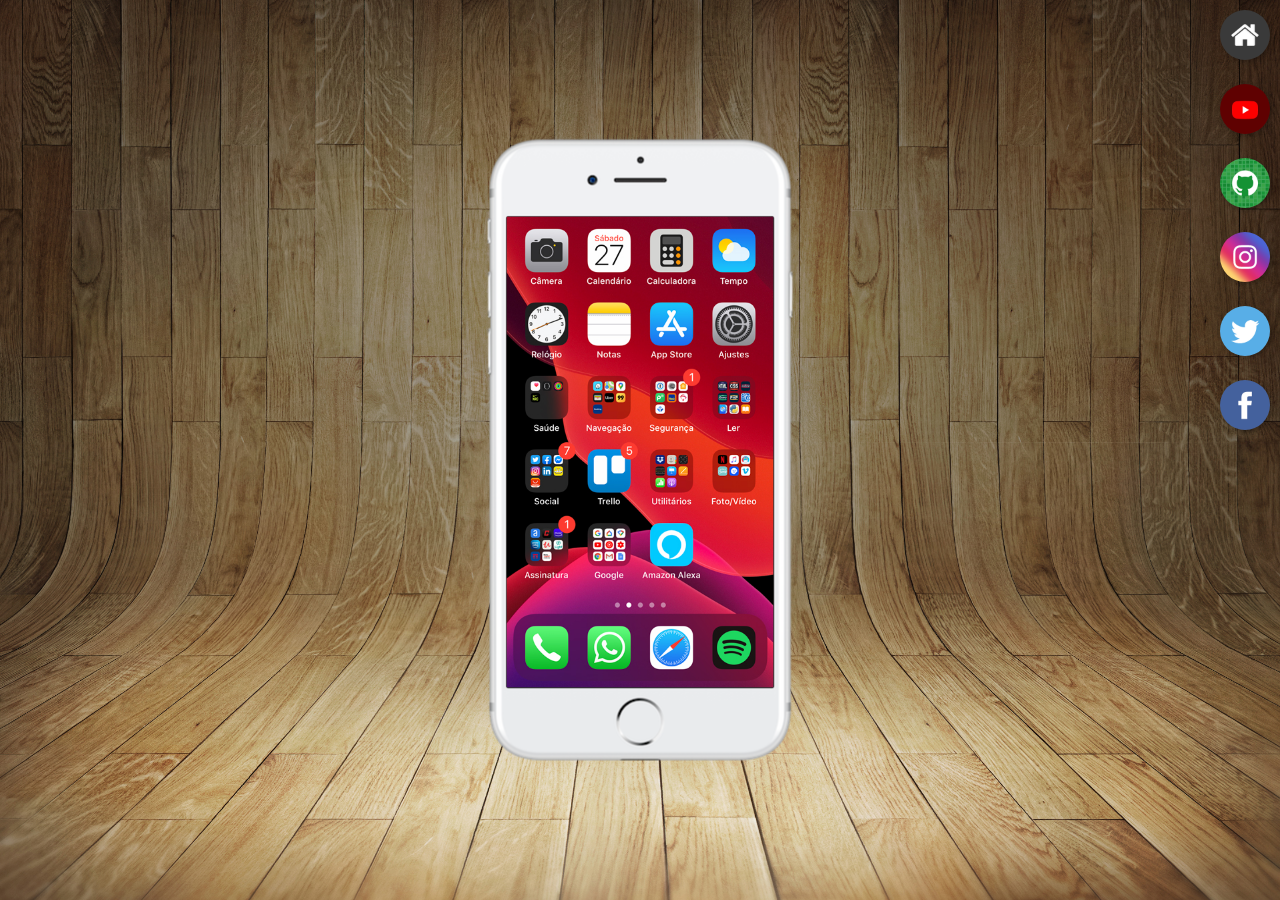
<file: index.html>
<!DOCTYPE html>
<html lang="pt-br">
<head>
    <meta charset="UTF-8">
    <meta name="viewport" content="width=device-width, initial-scale=1.0">
    <title>Projeto redes sociais</title>
    <link rel="stylesheet" href="estilos/style.css">
</head>
<body>
<main>
    <section id="telefone">
       <iframe src="home.html" name="tela" id="tela" frameborder="0"></iframe>
    </section>
    <section id="redes-sociais">
     <a href="home.html" target="tela"><img src="imagens/logo-home.jpg" alt="home"></a><br>
 <a href="youtube.html" target="tela"><img src="imagens/logo-youtube.jpg" alt="youtube"></a><br>
  <a href="github.html" target="tela"><img src="imagens/logo-github.jpg" alt="github"></a><br>
 <a href="instagram.html" target="tela"><img src="imagens/logo-instagram.jpg" alt="instagram"></a><br>
  <a href="twitter.html" target="tela"><img src="imagens/logo-twitter.jpg" alt="twitter"></a><br>
  <a href="facebook.html" target="tela"> <img src="imagens/logo-facebook.jpg" alt="facebook"></a>
    </section>
</main>
</body> 
</html>
</file>
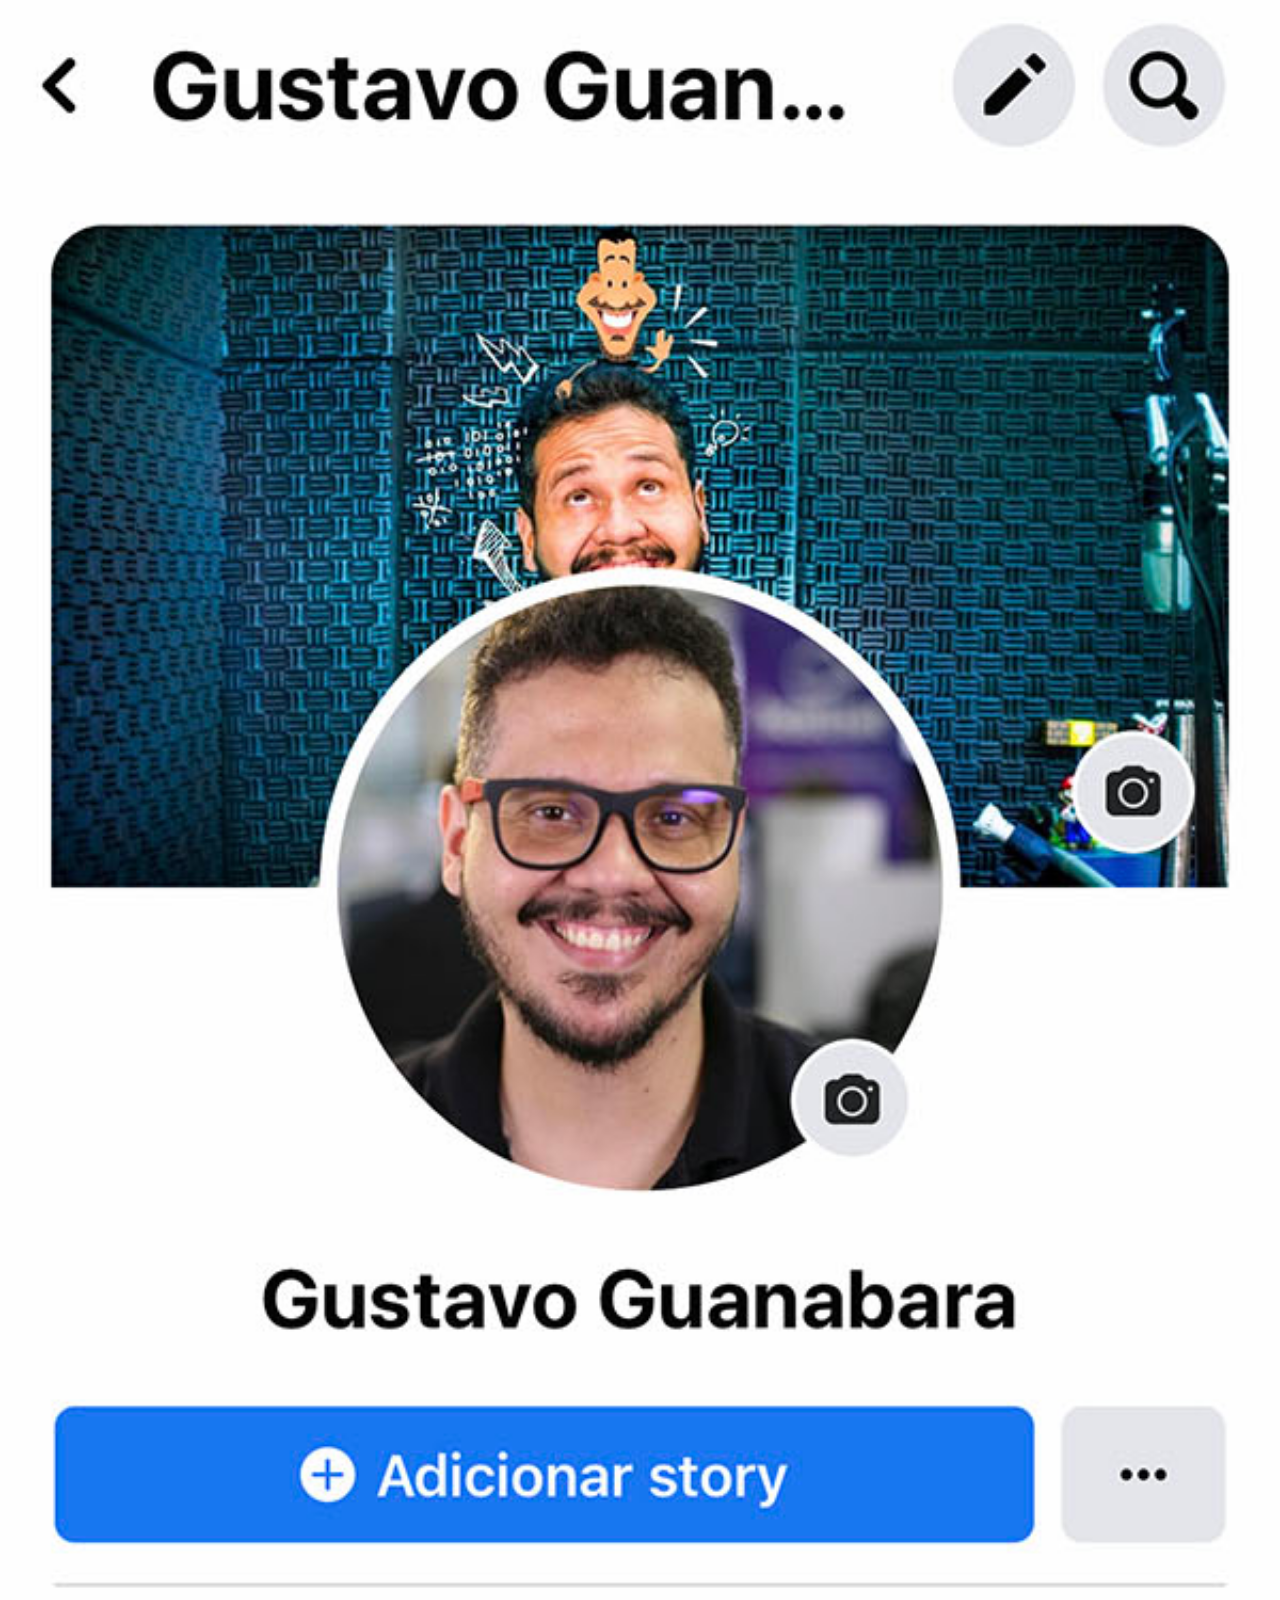
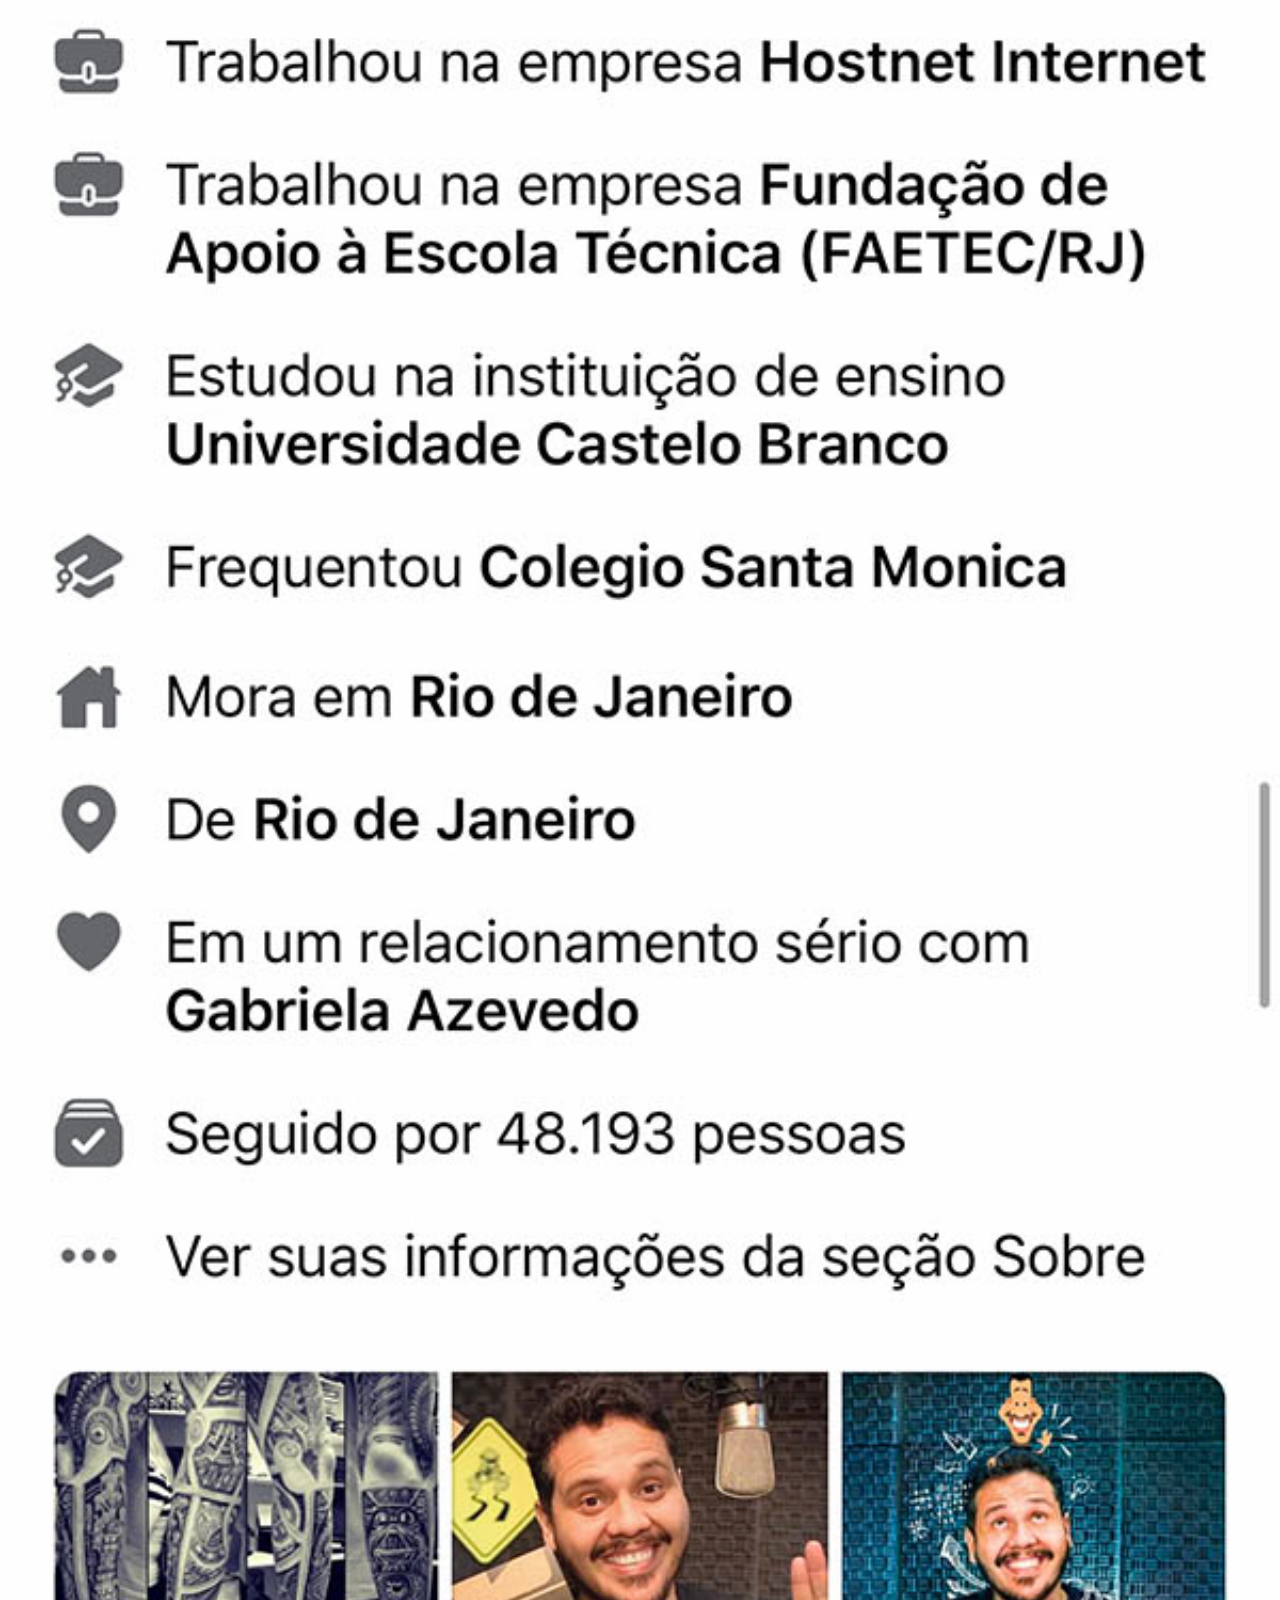
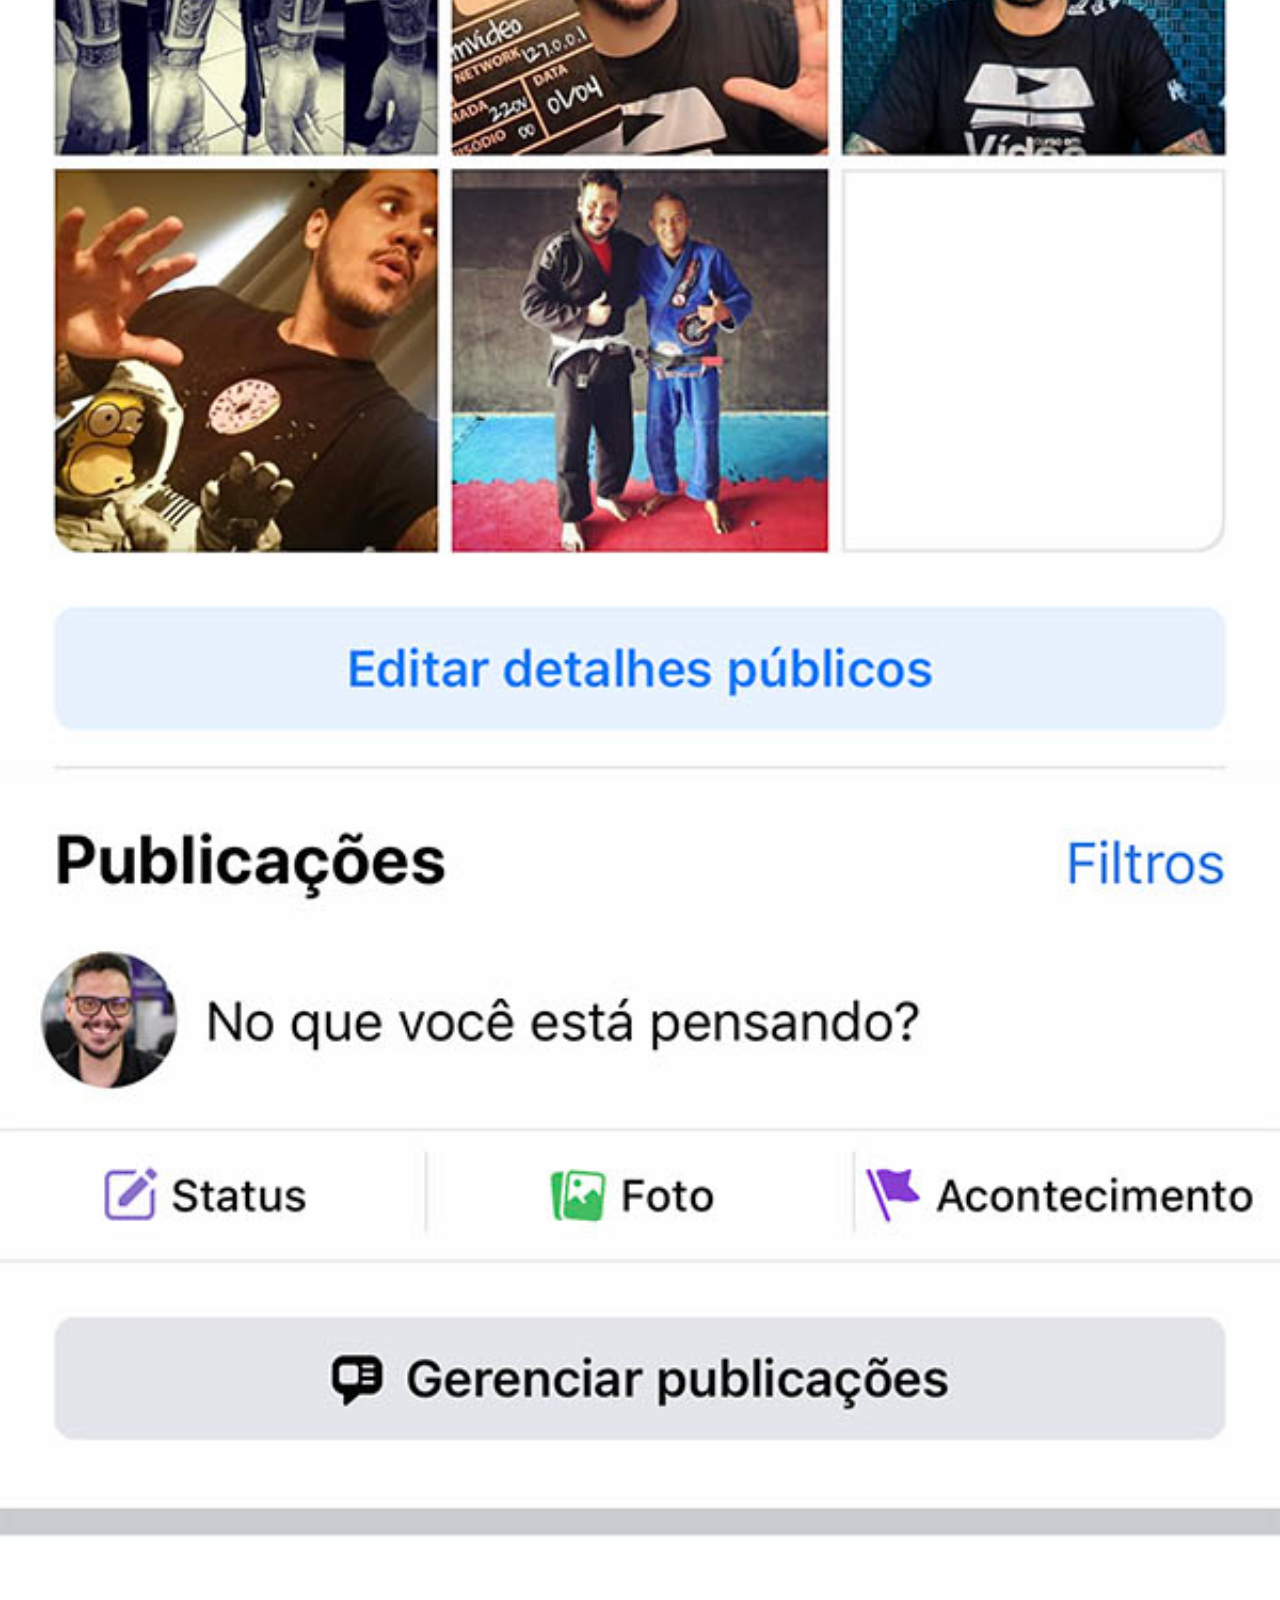
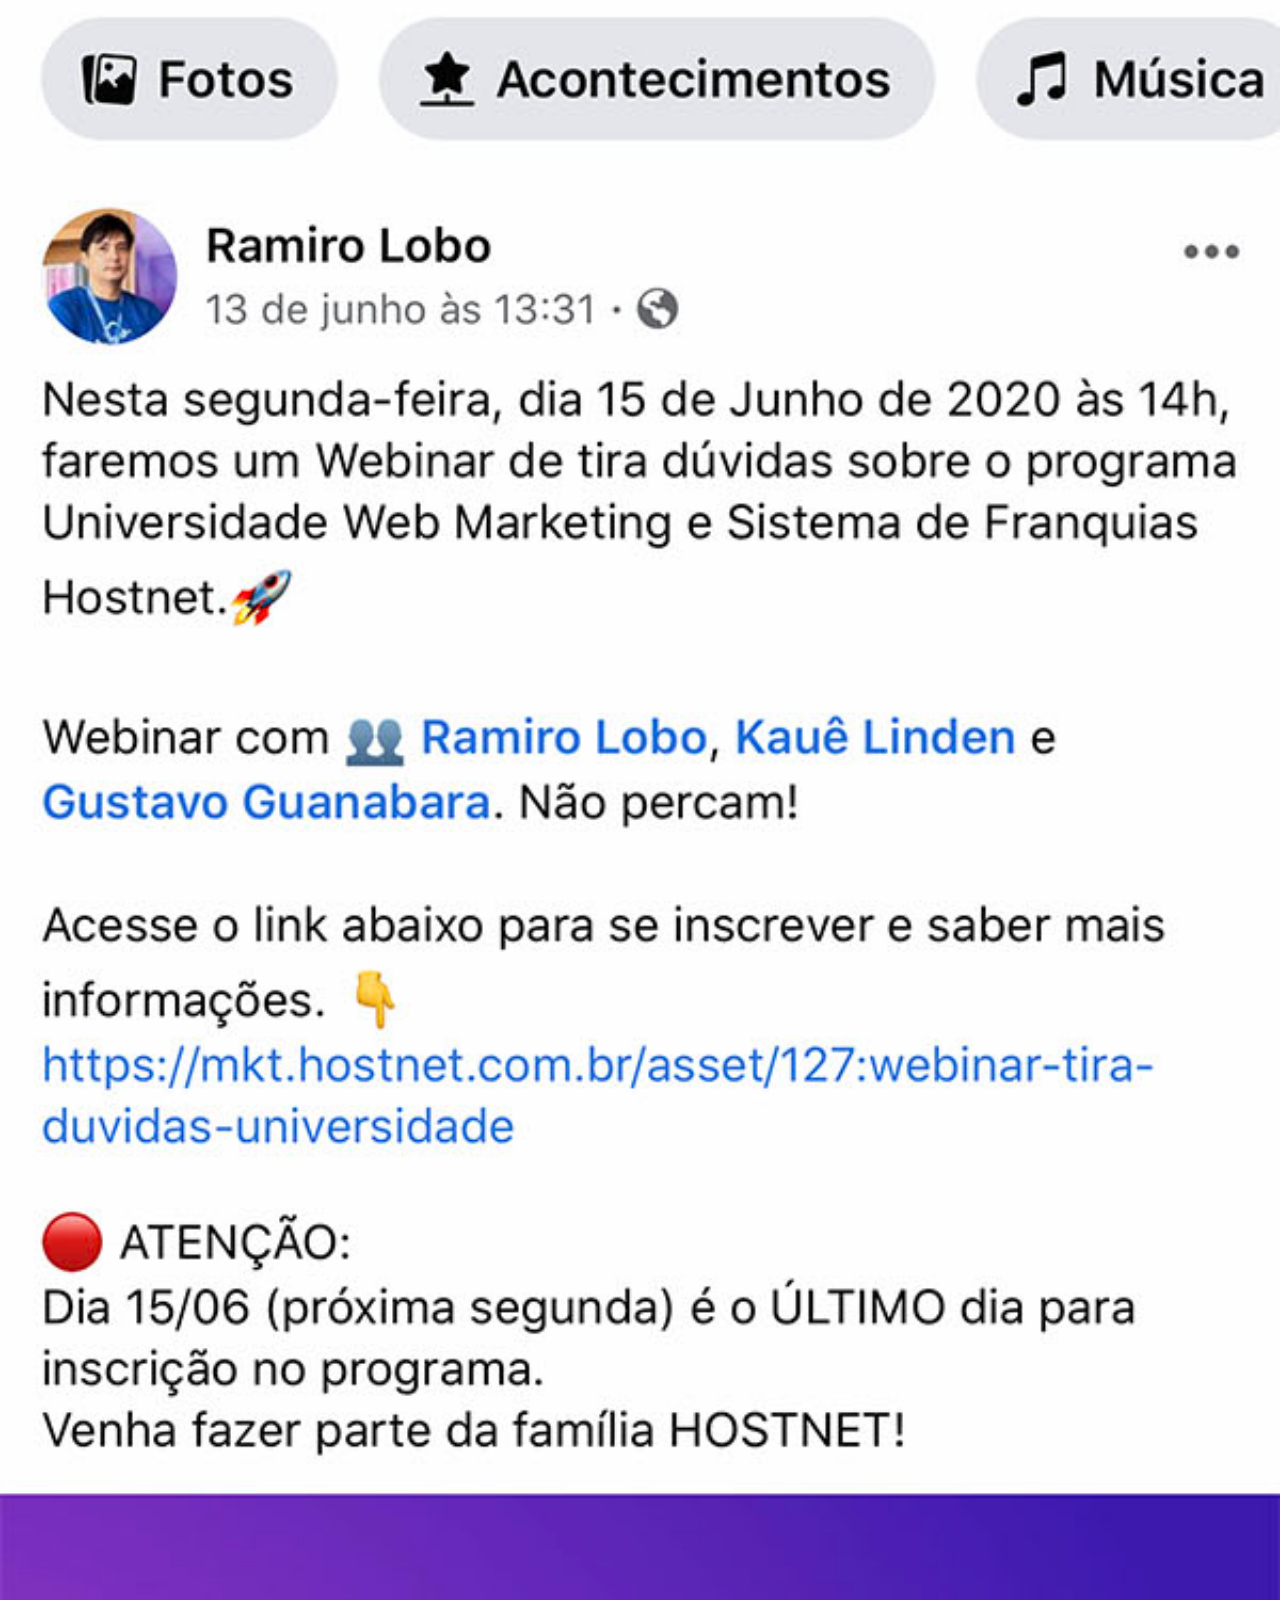
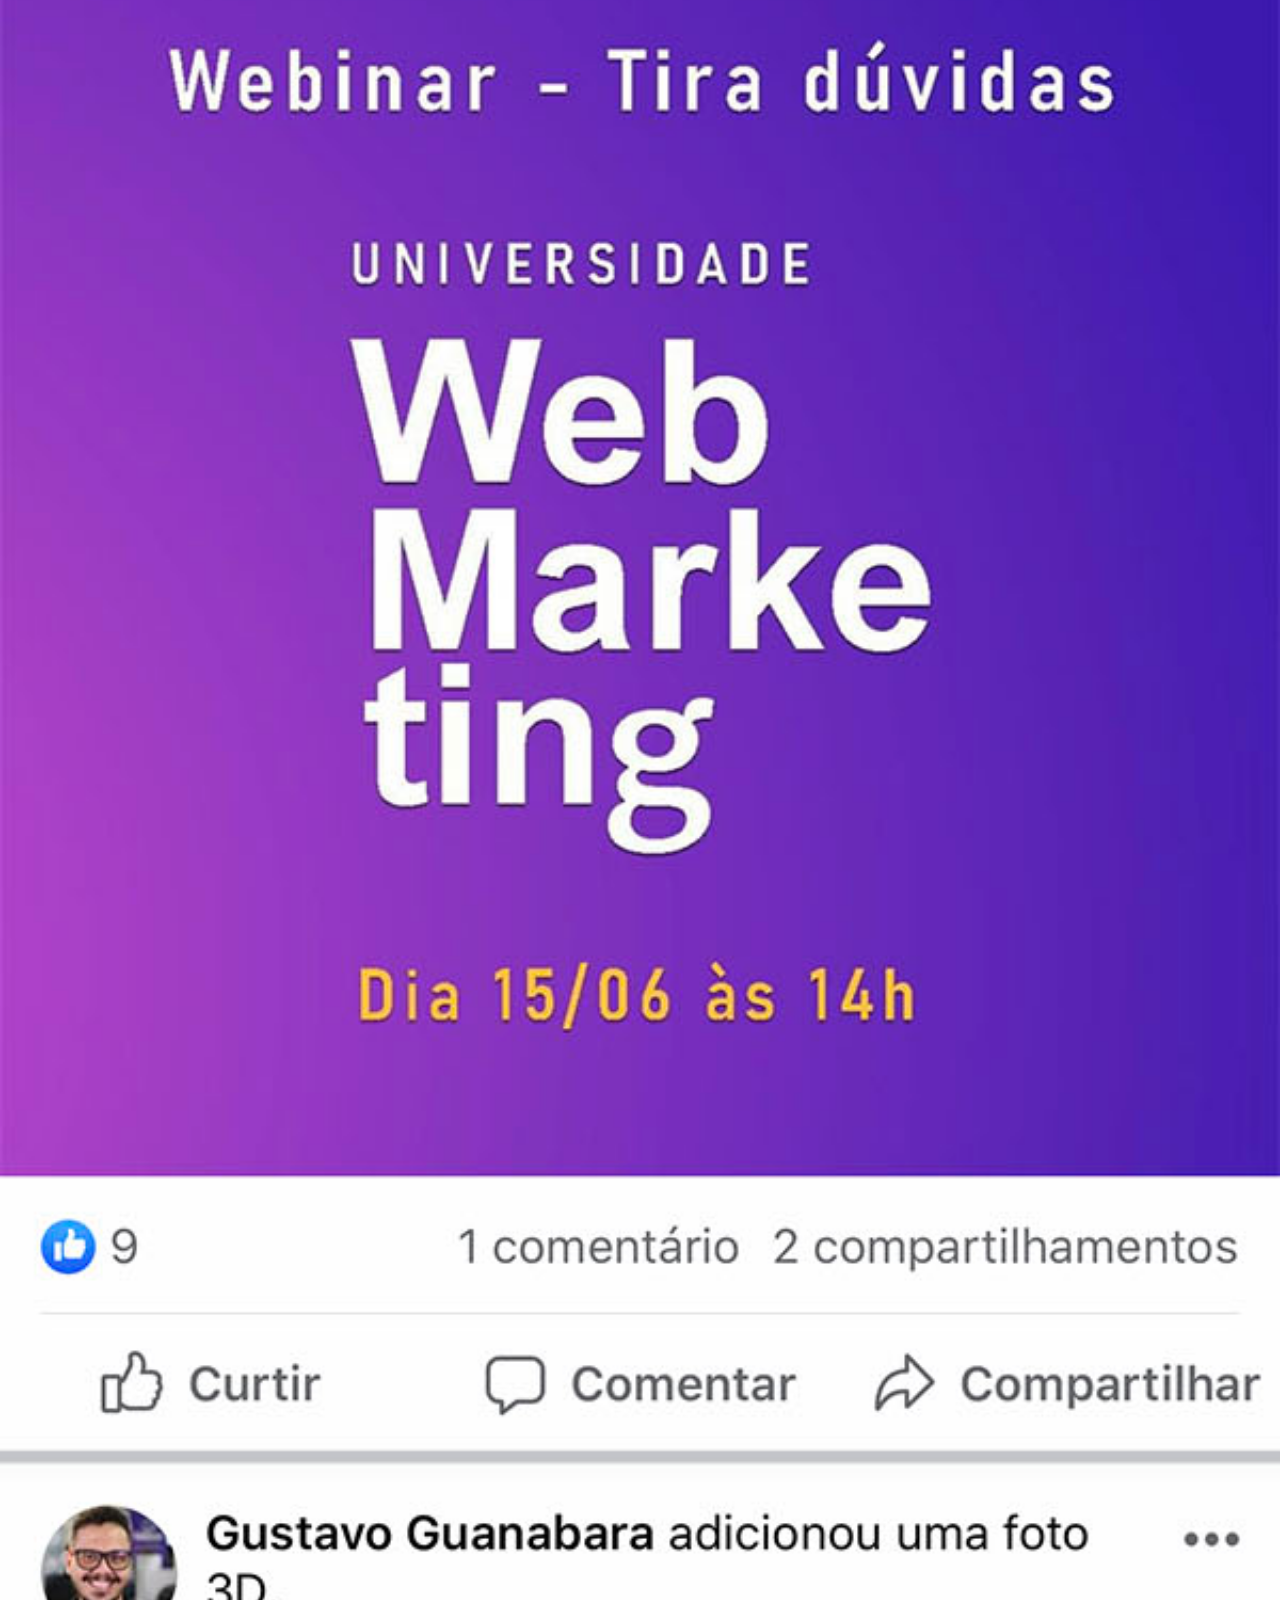
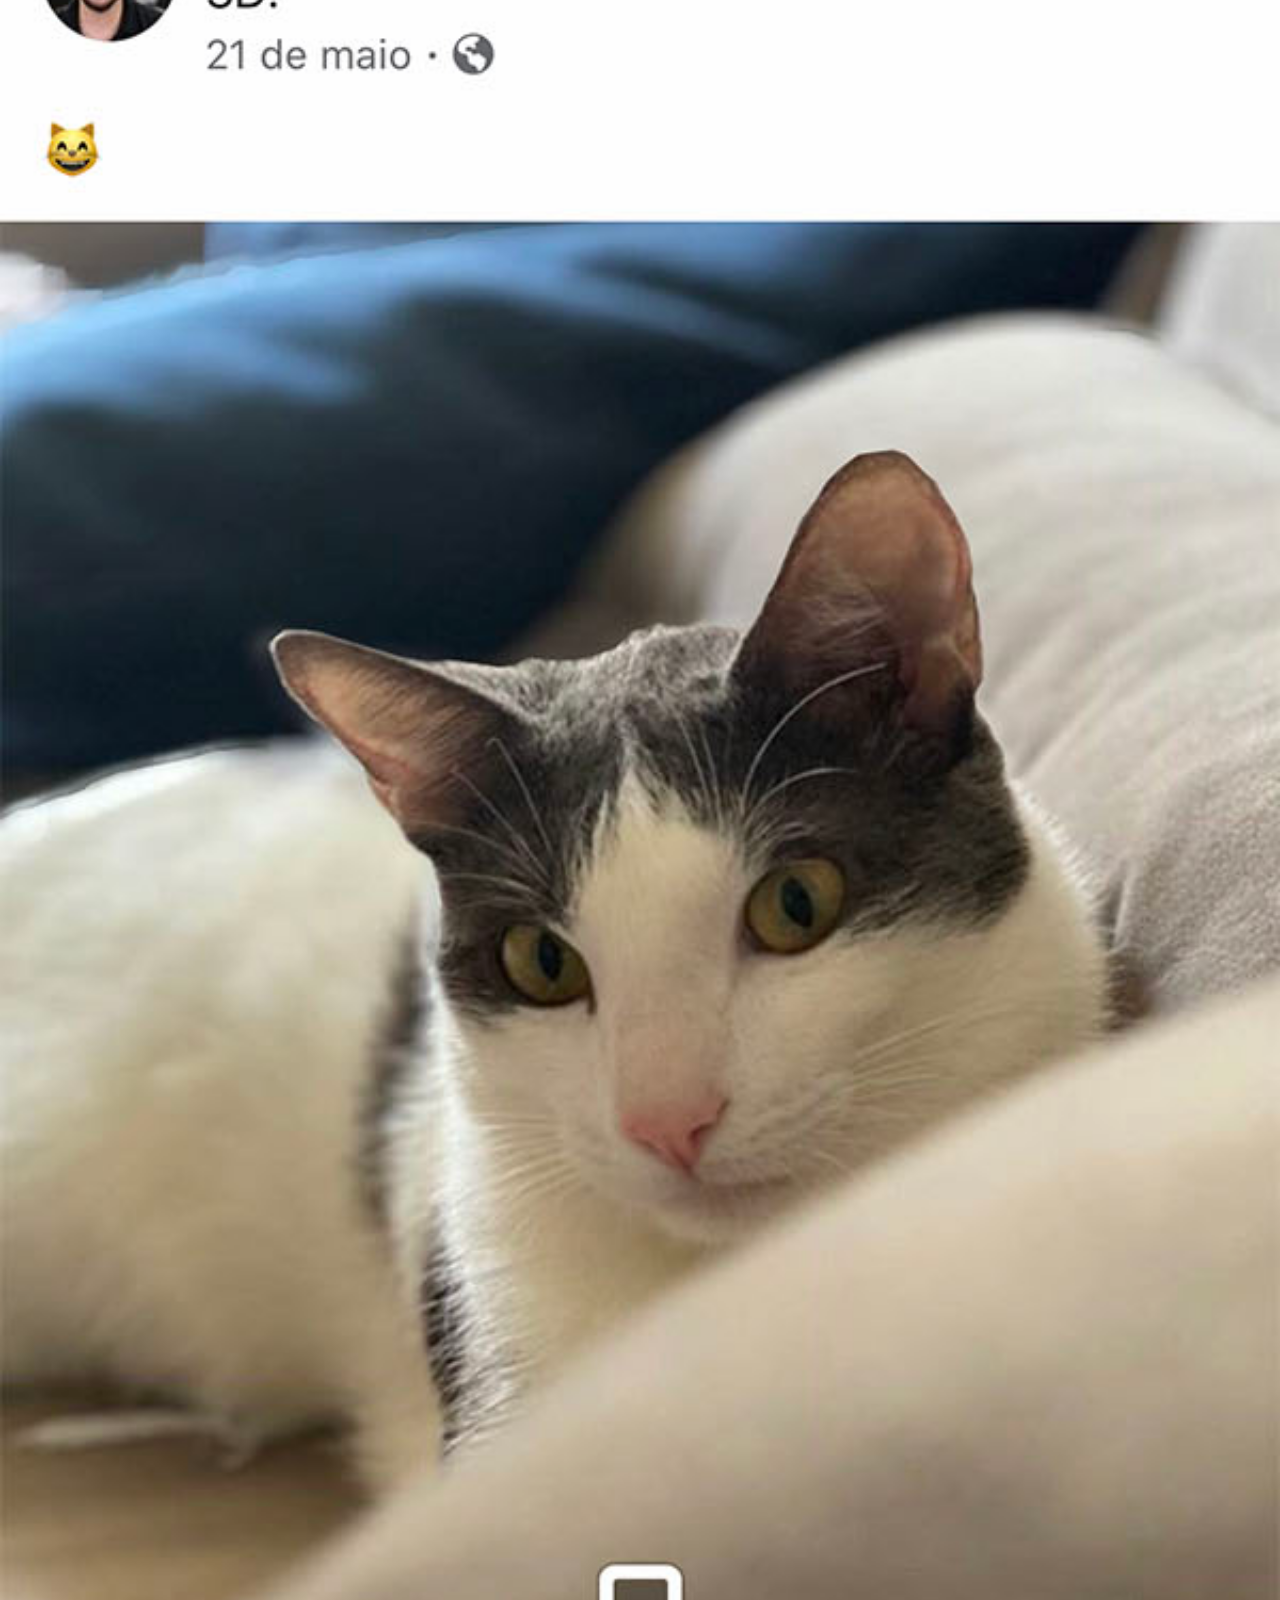
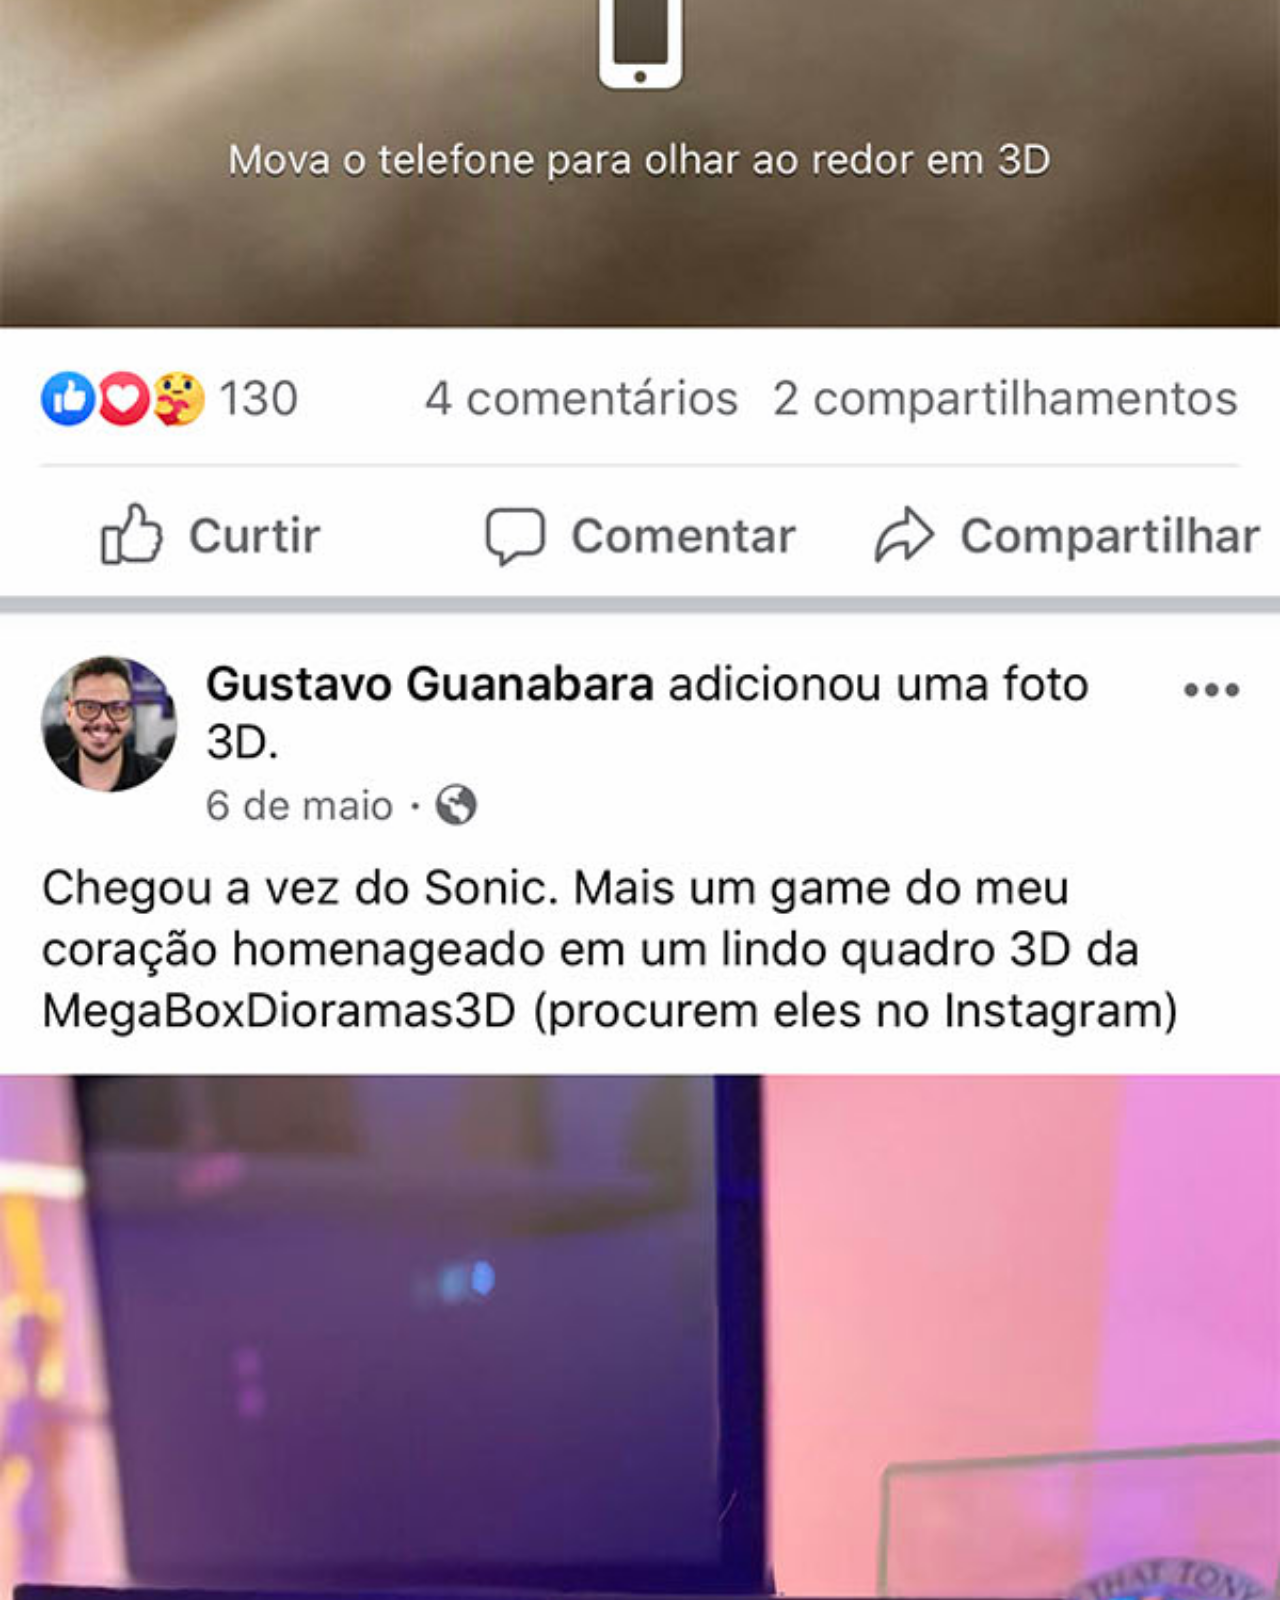
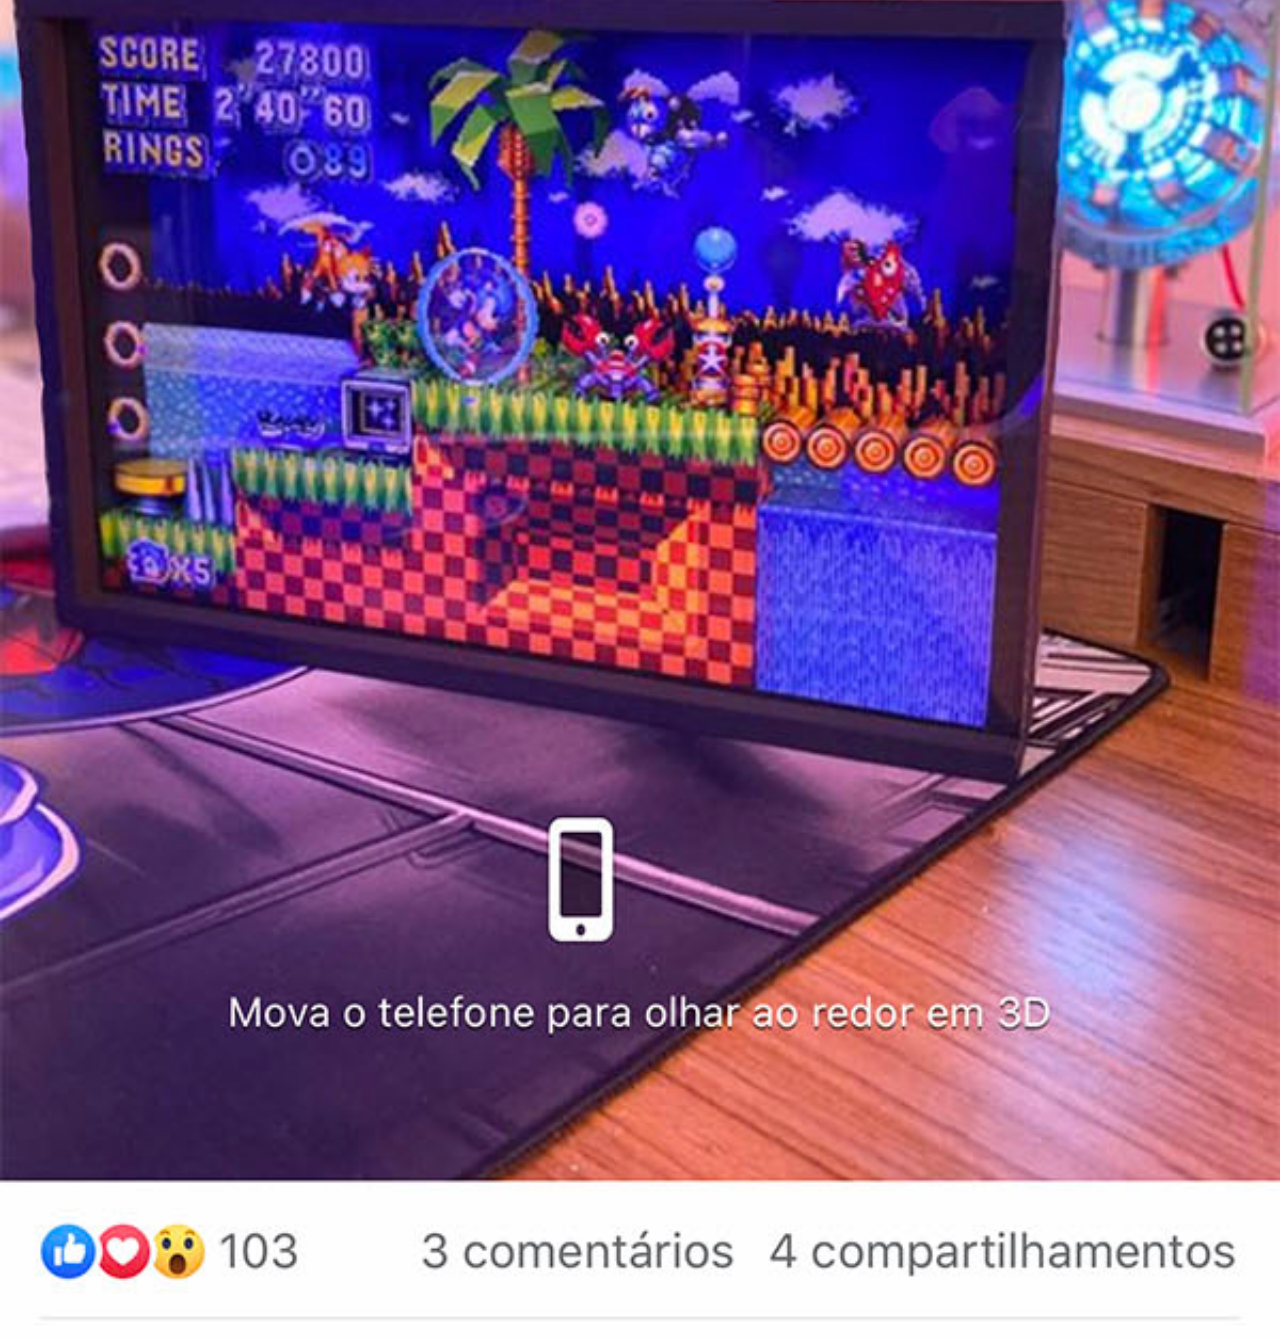
<file: facebook.html>
<!DOCTYPE html>
<html lang="pt-br">
<head>
    <meta charset="UTF-8">
    <meta name="viewport" content="width=device-width, initial-scale=1.0">
    <title>Facebook</title>
    <style>
        * {
            margin: 0px;
            padding: 0px;
            font-family: Arial, Helvetica, sans-serif;
        }

        ::-webkit-scrollbar {
            width: 0px;
            height: 0px;
        }

        img {
            width: 100vw;
        } 
        a {
            display: block;
            background-color: darkred;
            padding: 20px;
            text-align: center;
            font-weight: bolder;
            text-decoration: none;
        }
        a:hover {
            background-color: red;
        }
    </style>
</head>
<body>
    <img src="imagens/tela-facebook.jpg" alt="facebook">
</body>
</html>
</file>
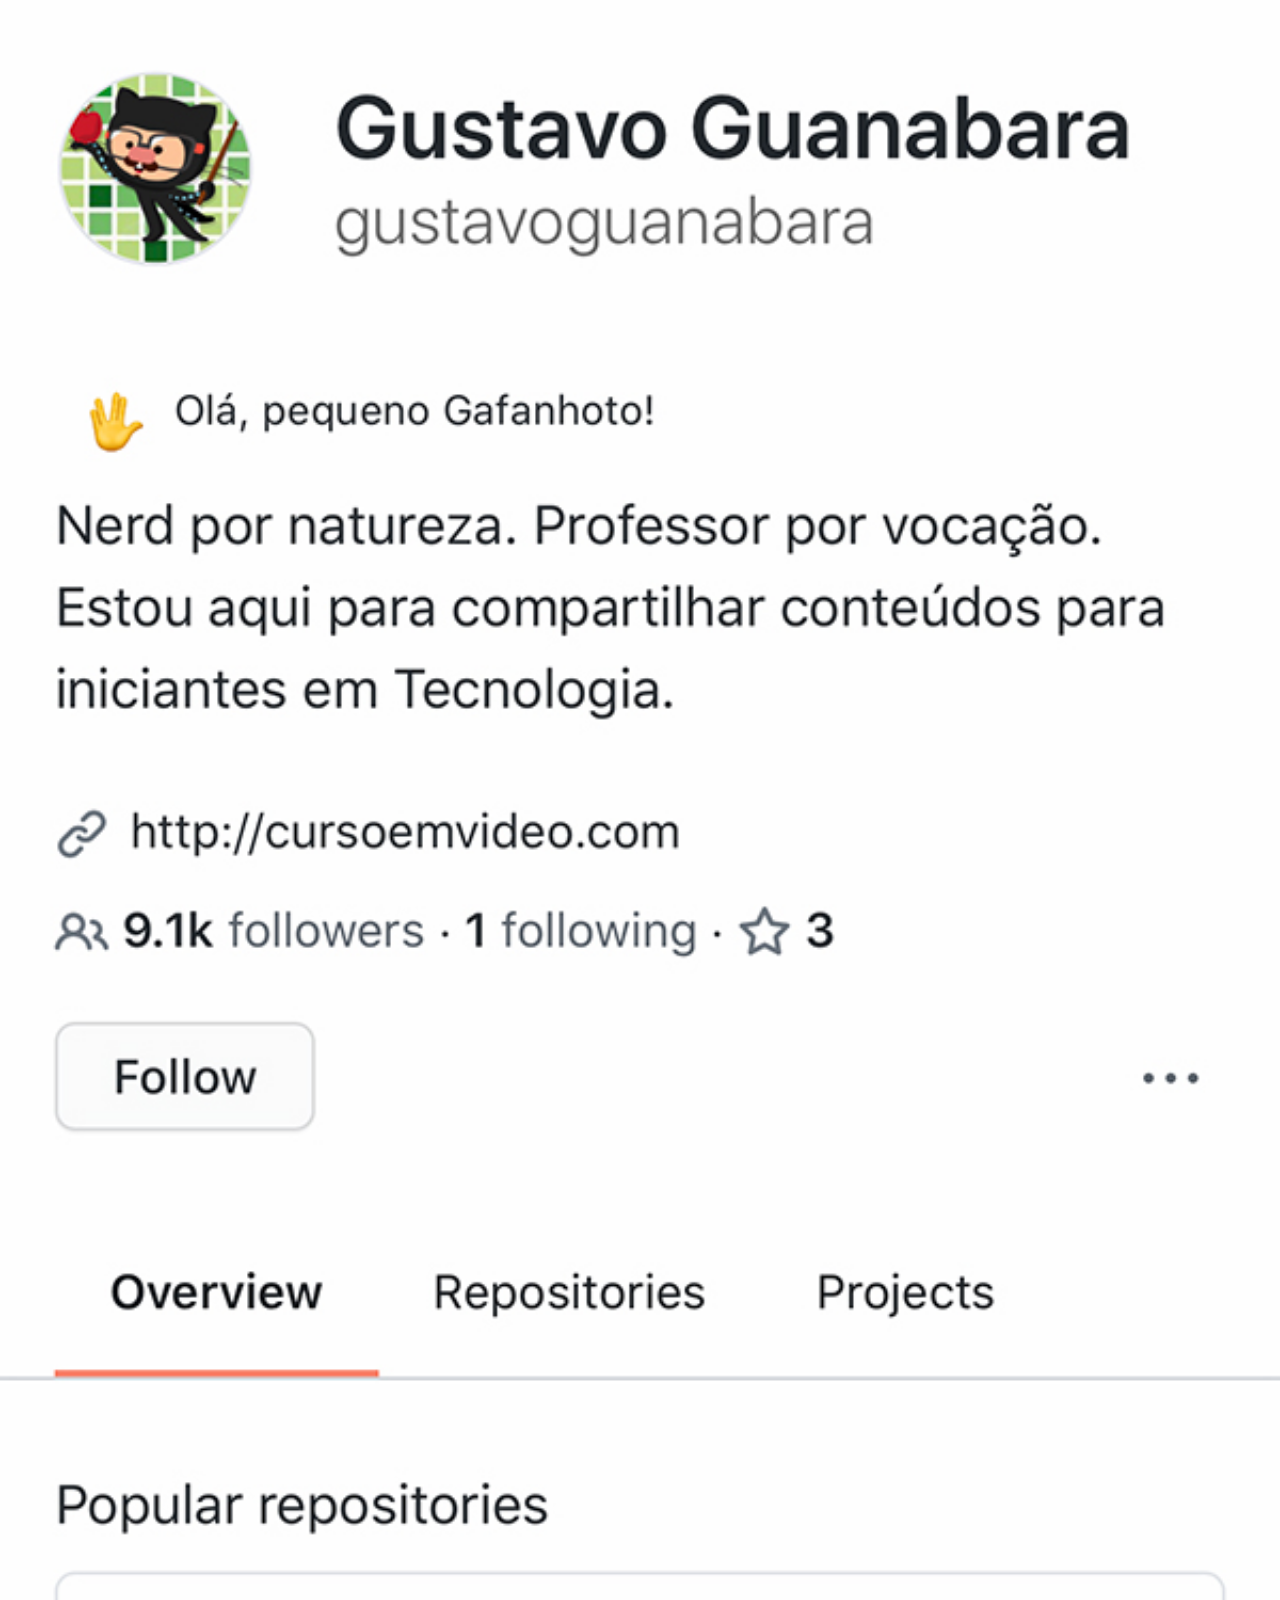
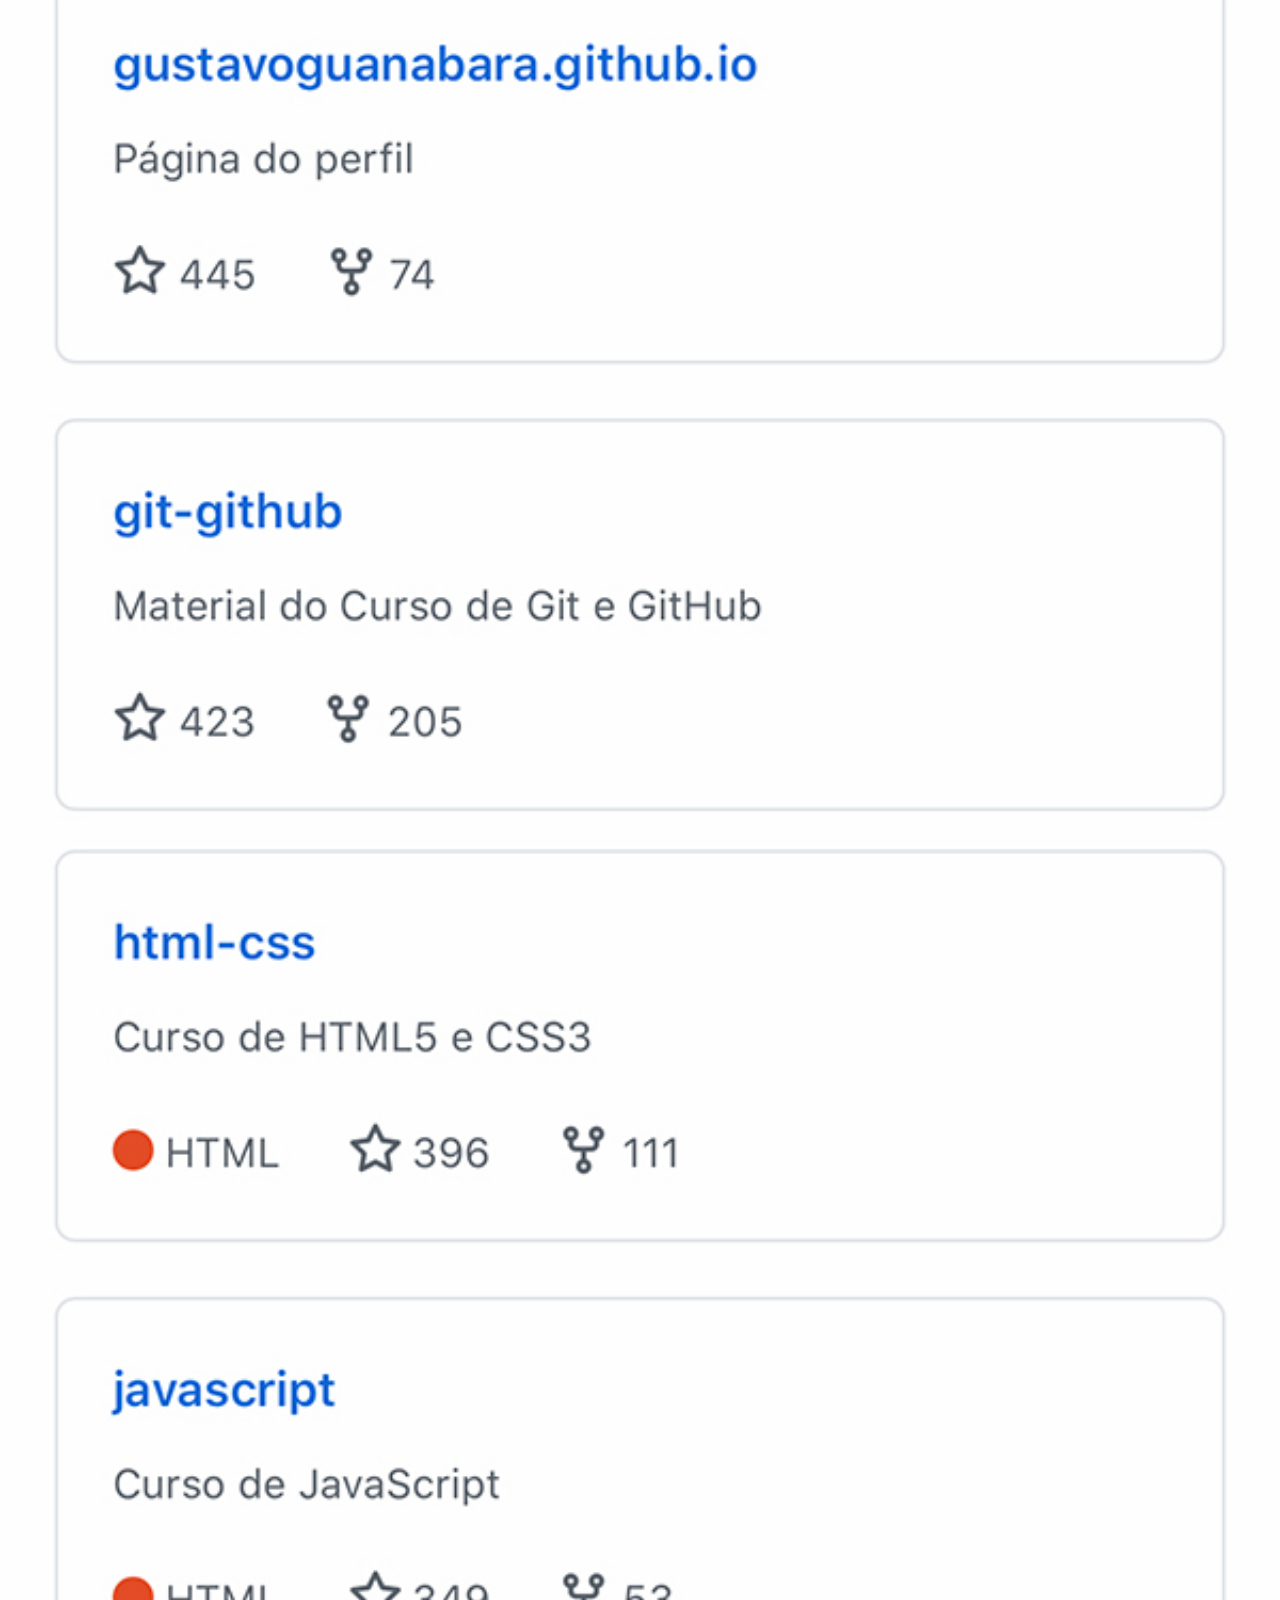
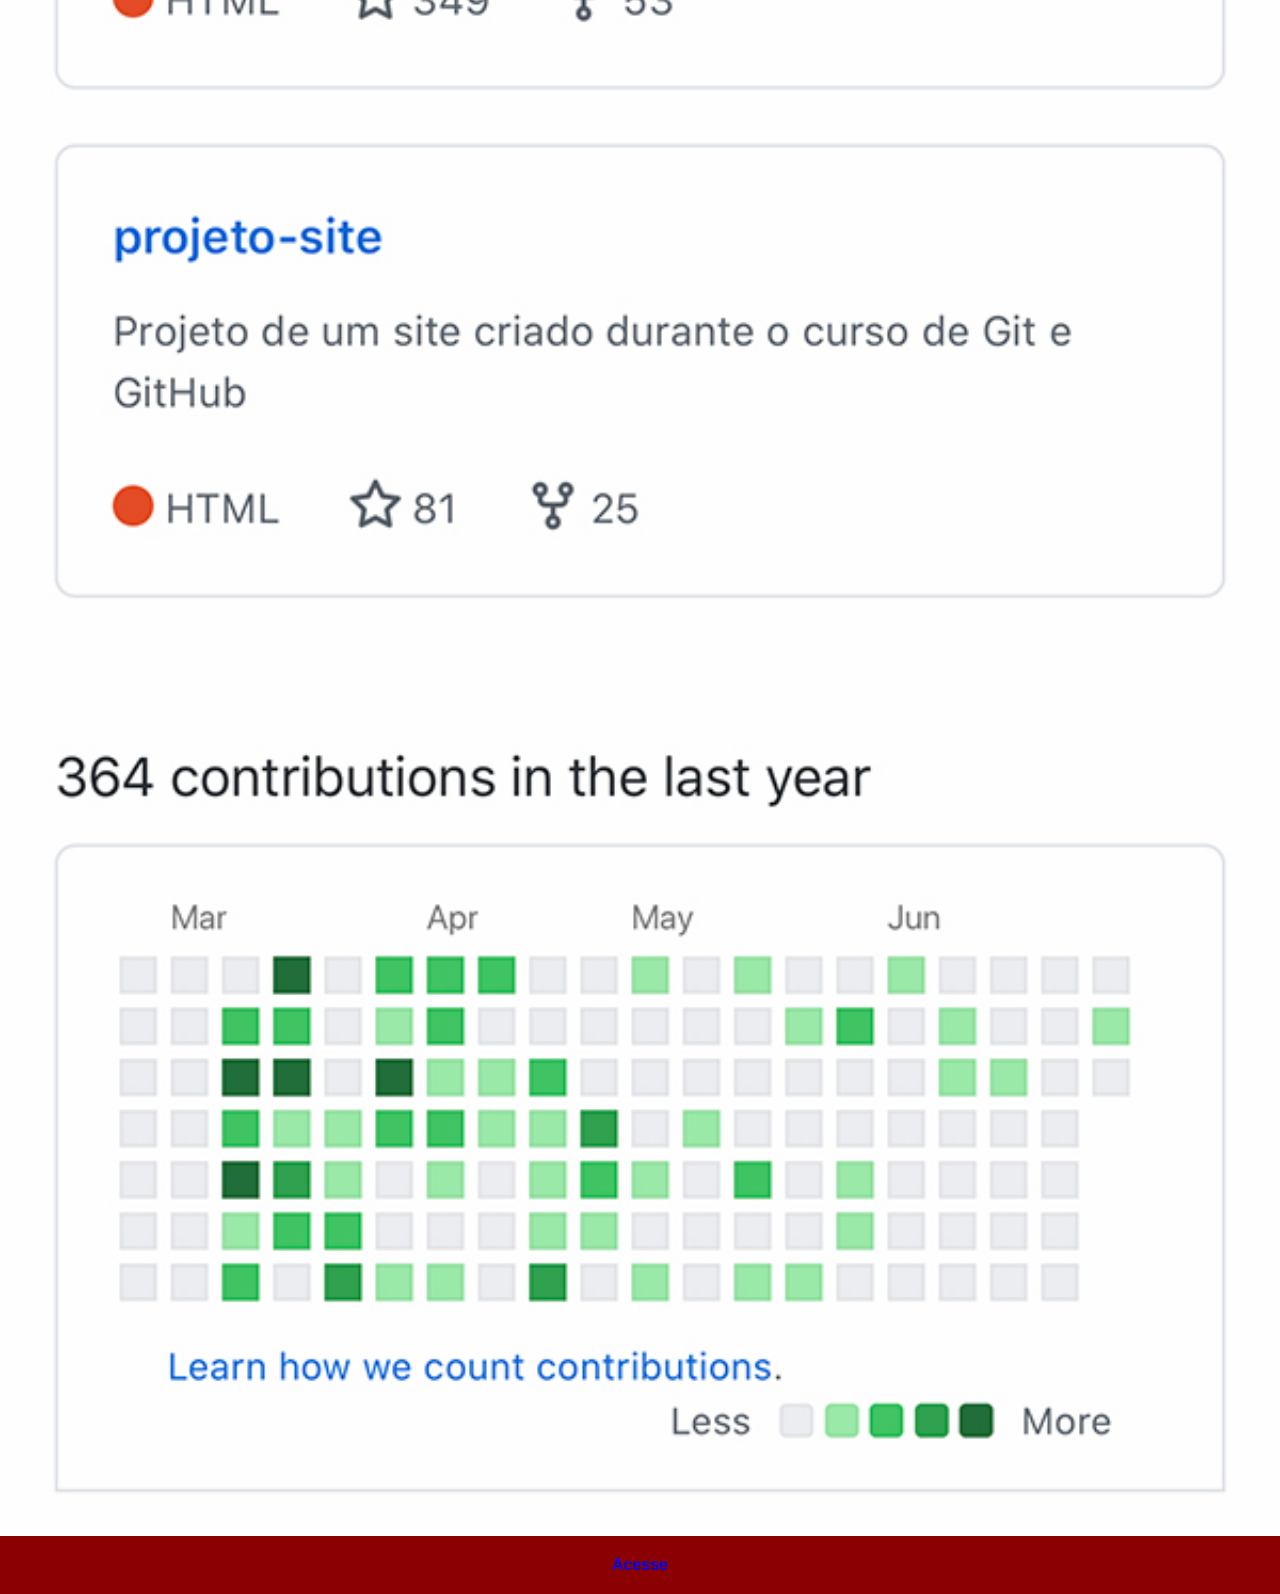
<file: github.html>
<!DOCTYPE html>
<html lang="pt-br">
<head>
    <meta charset="UTF-8">
    <meta name="viewport" content="width=device-width, initial-scale=1.0">
    <title>Github</title>
    <style>
        * {
            margin: 0px;
            padding: 0px;
            font-family: Arial, Helvetica, sans-serif;
        }

        ::-webkit-scrollbar {
            width: 0px;
            height: 0px;
        }

        img {
            width: 100vw;
        } 
        a {
            display: block;
            background-color: darkred;
            padding: 20px;
            text-align: center;
            font-weight: bolder;
            text-decoration: none;
        }
        a:hover {
            background-color: red;
        }
    </style>
</head>
<body>
    <img src="imagens/tela-github.jpg" alt="github">
    <a href="https://gustavoguanabara.github.io/">Acesse</a>
</body>
</html>
</file>
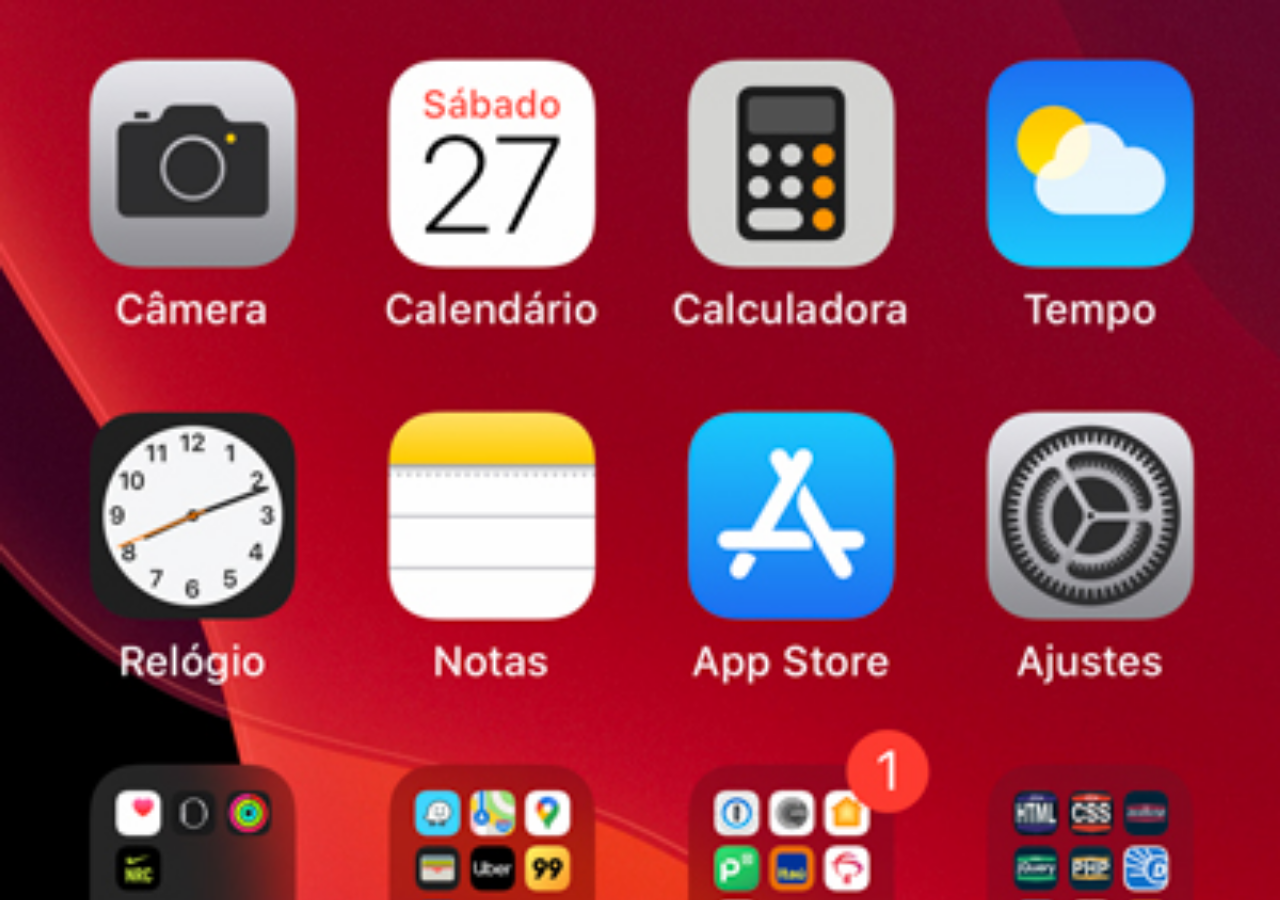
<file: home.html>
<!DOCTYPE html>
<html lang="pt-br">
<head>
    <meta charset="UTF-8">
    <meta name="viewport" content="width=device-width, initial-scale=1.0">
    <title>Home</title>
</head>
<style>
    * {
        margin: 0px;
        padding: 0px;
    }

    body { 
        width: 100vw;
        height: 100vh;
        background: black url('imagens/tela-home.jpg') no-repeat top center;
        background-size: cover;
         }
         
        </style>
      
<body>
    </body>


</html>
</file>
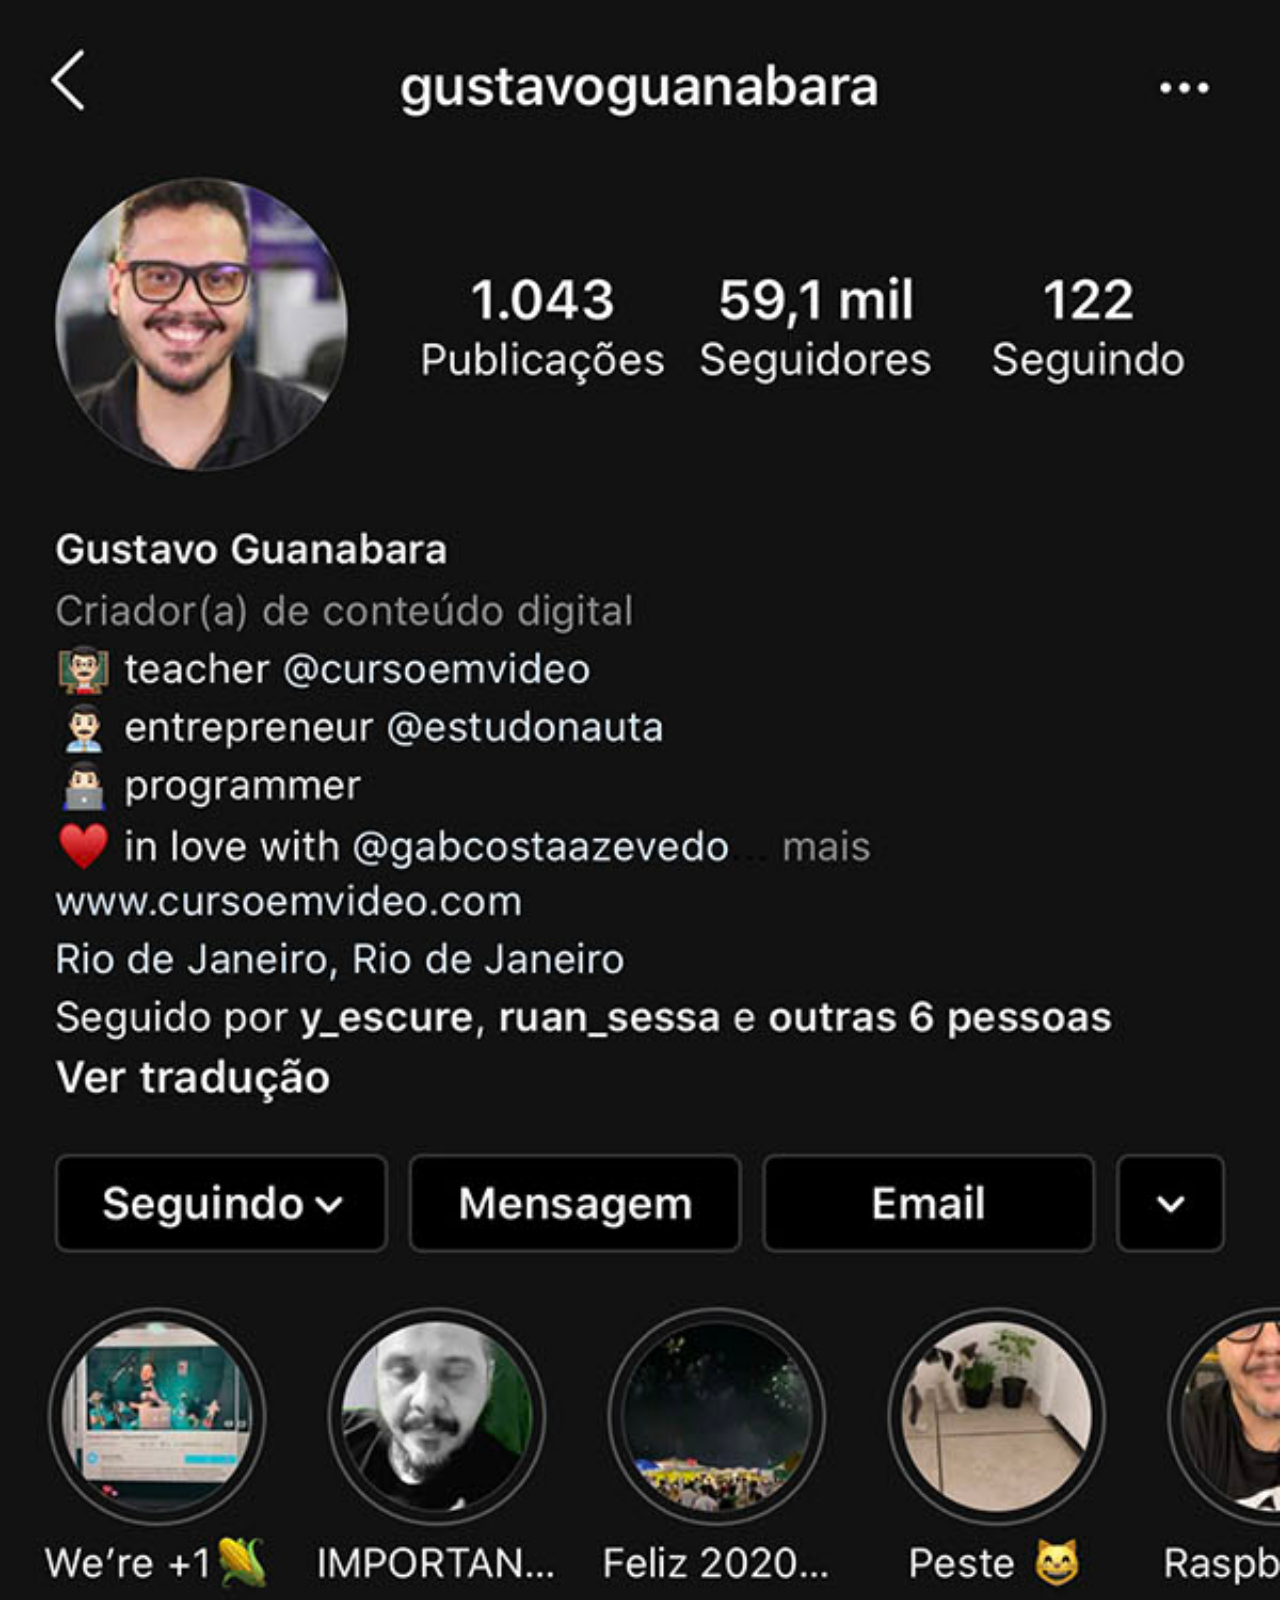
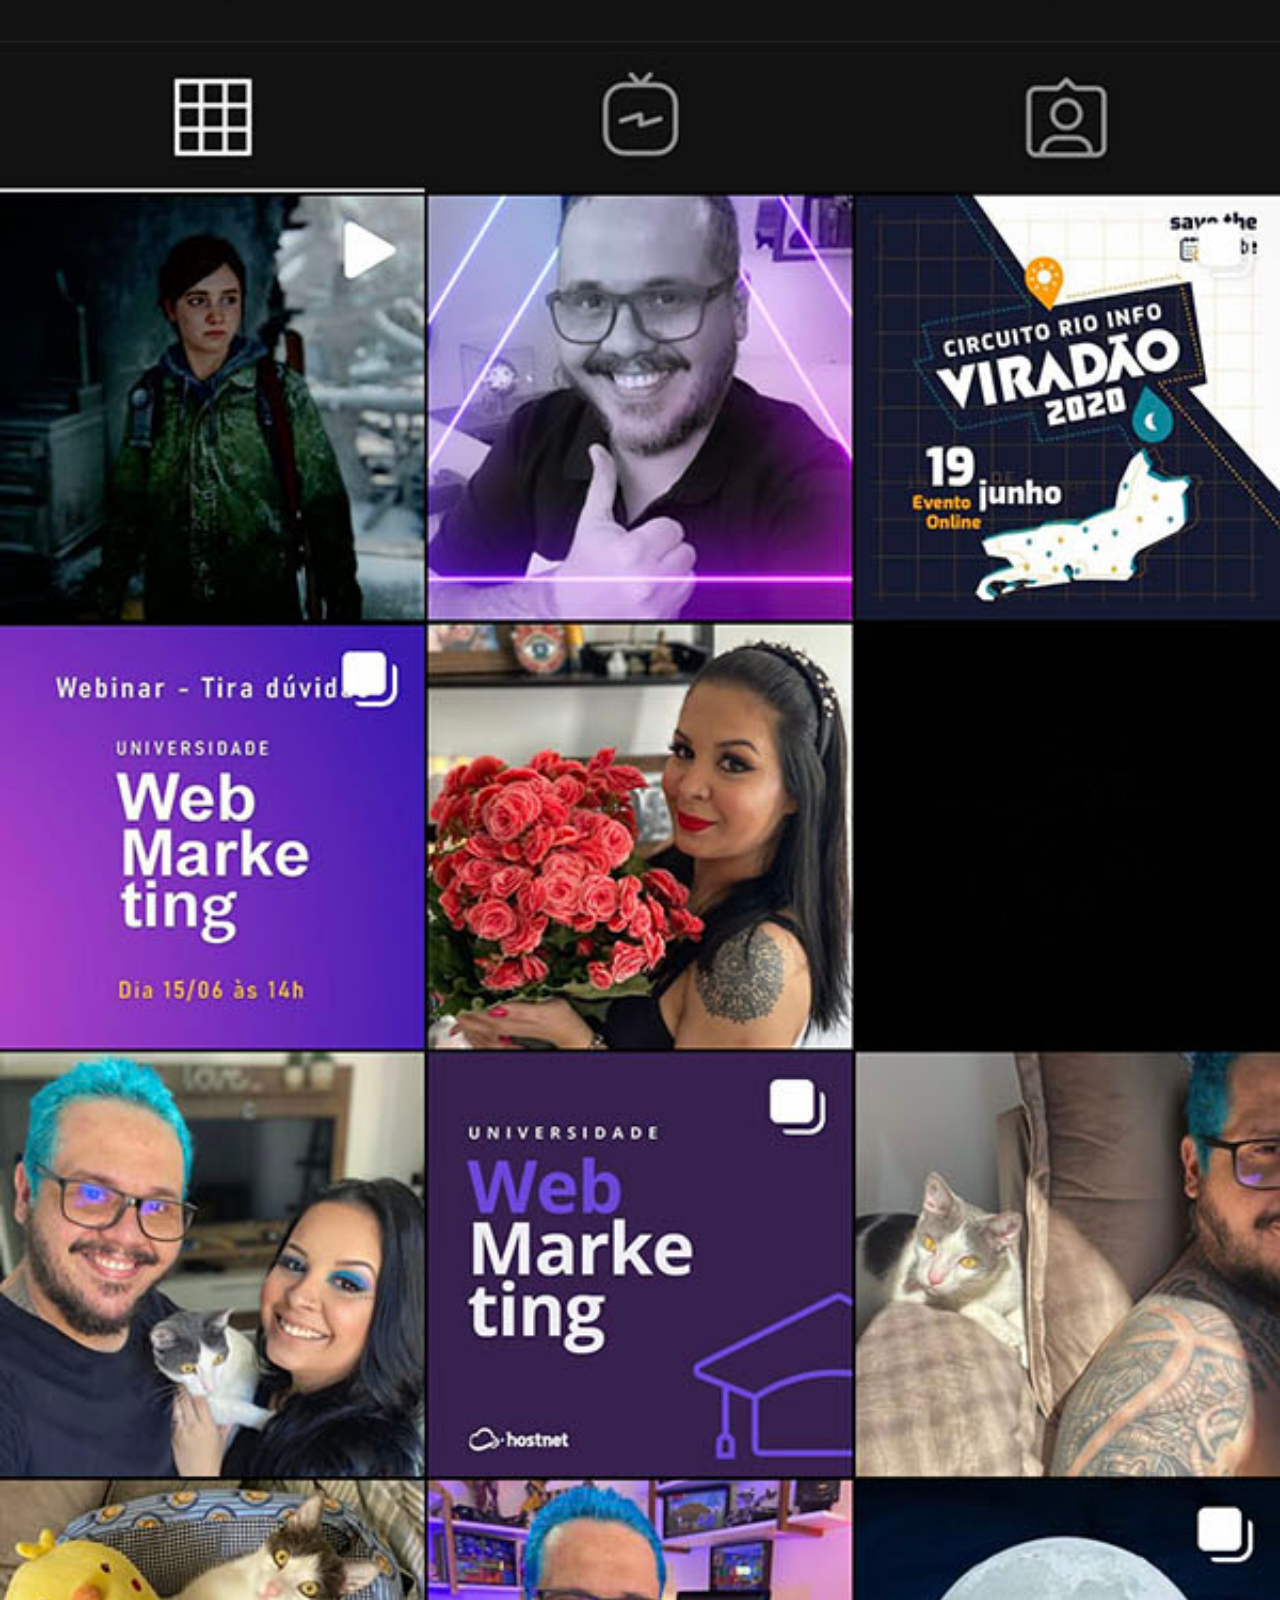
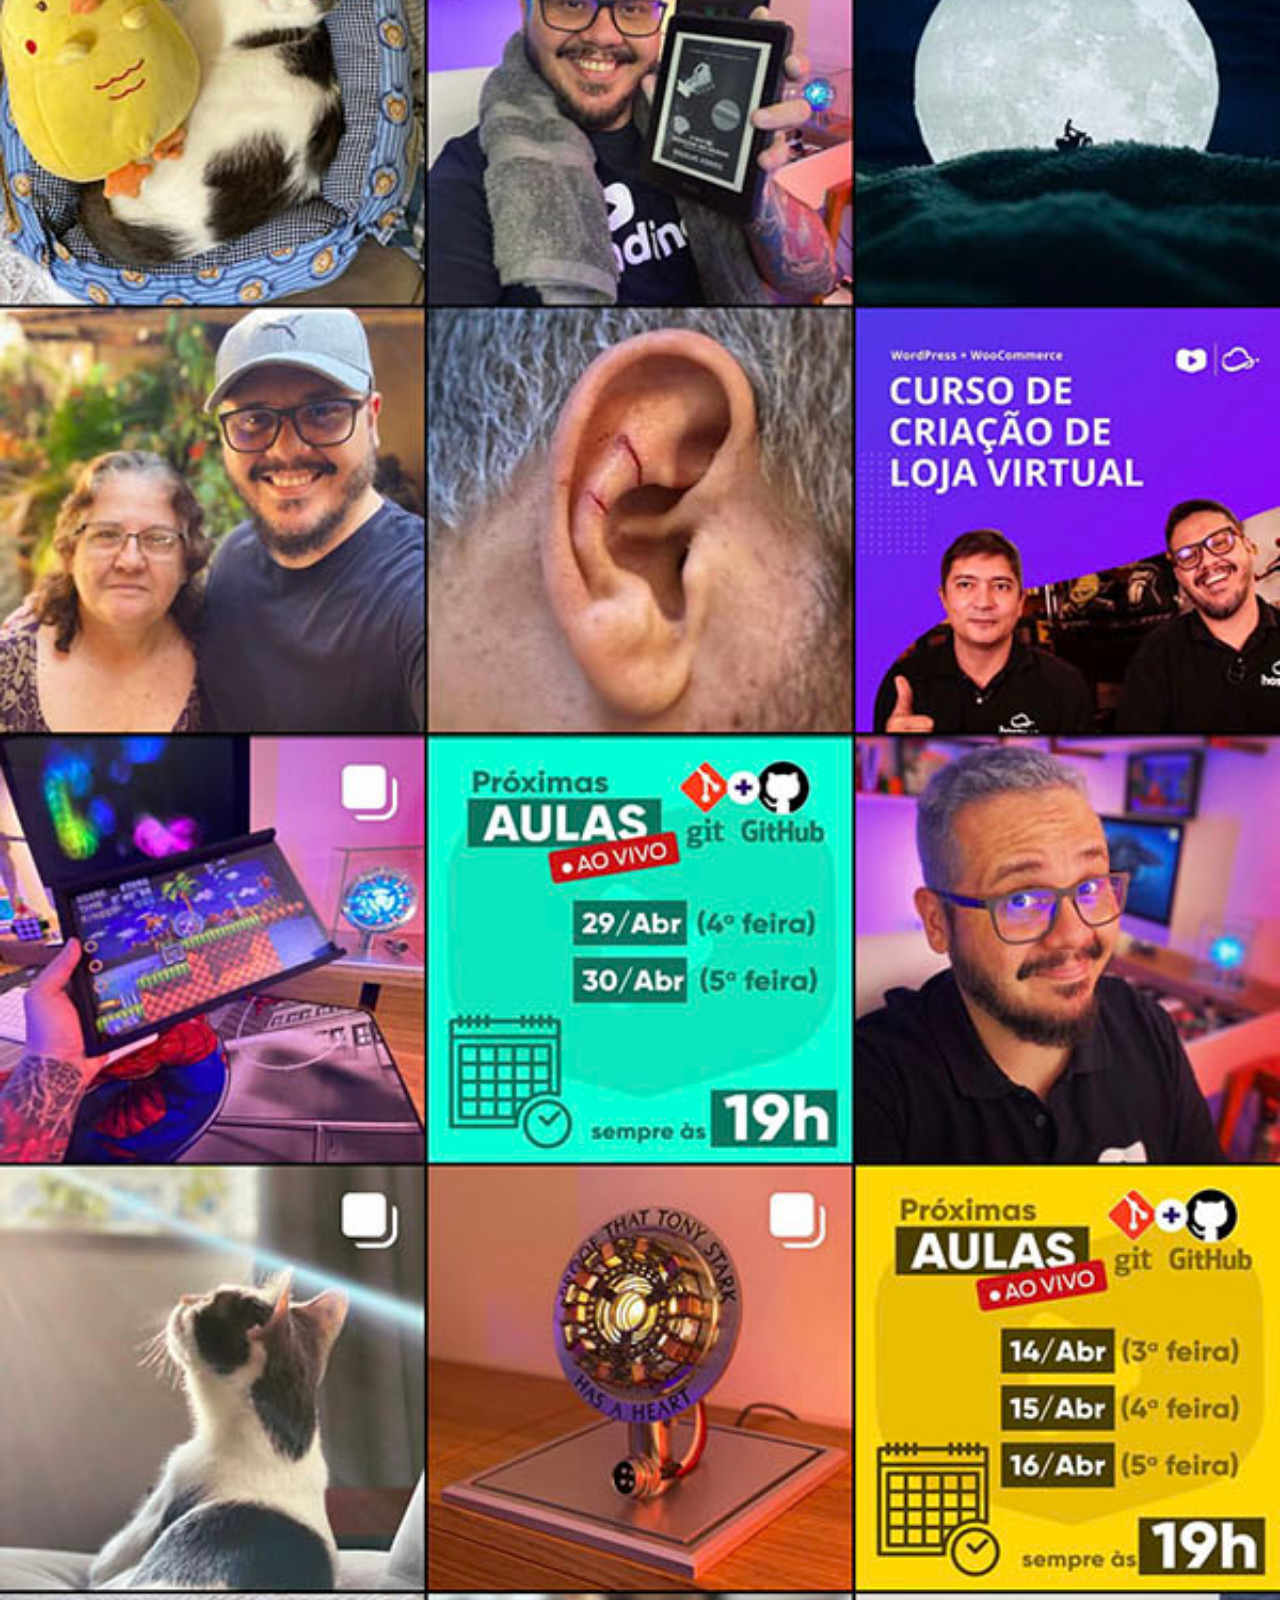
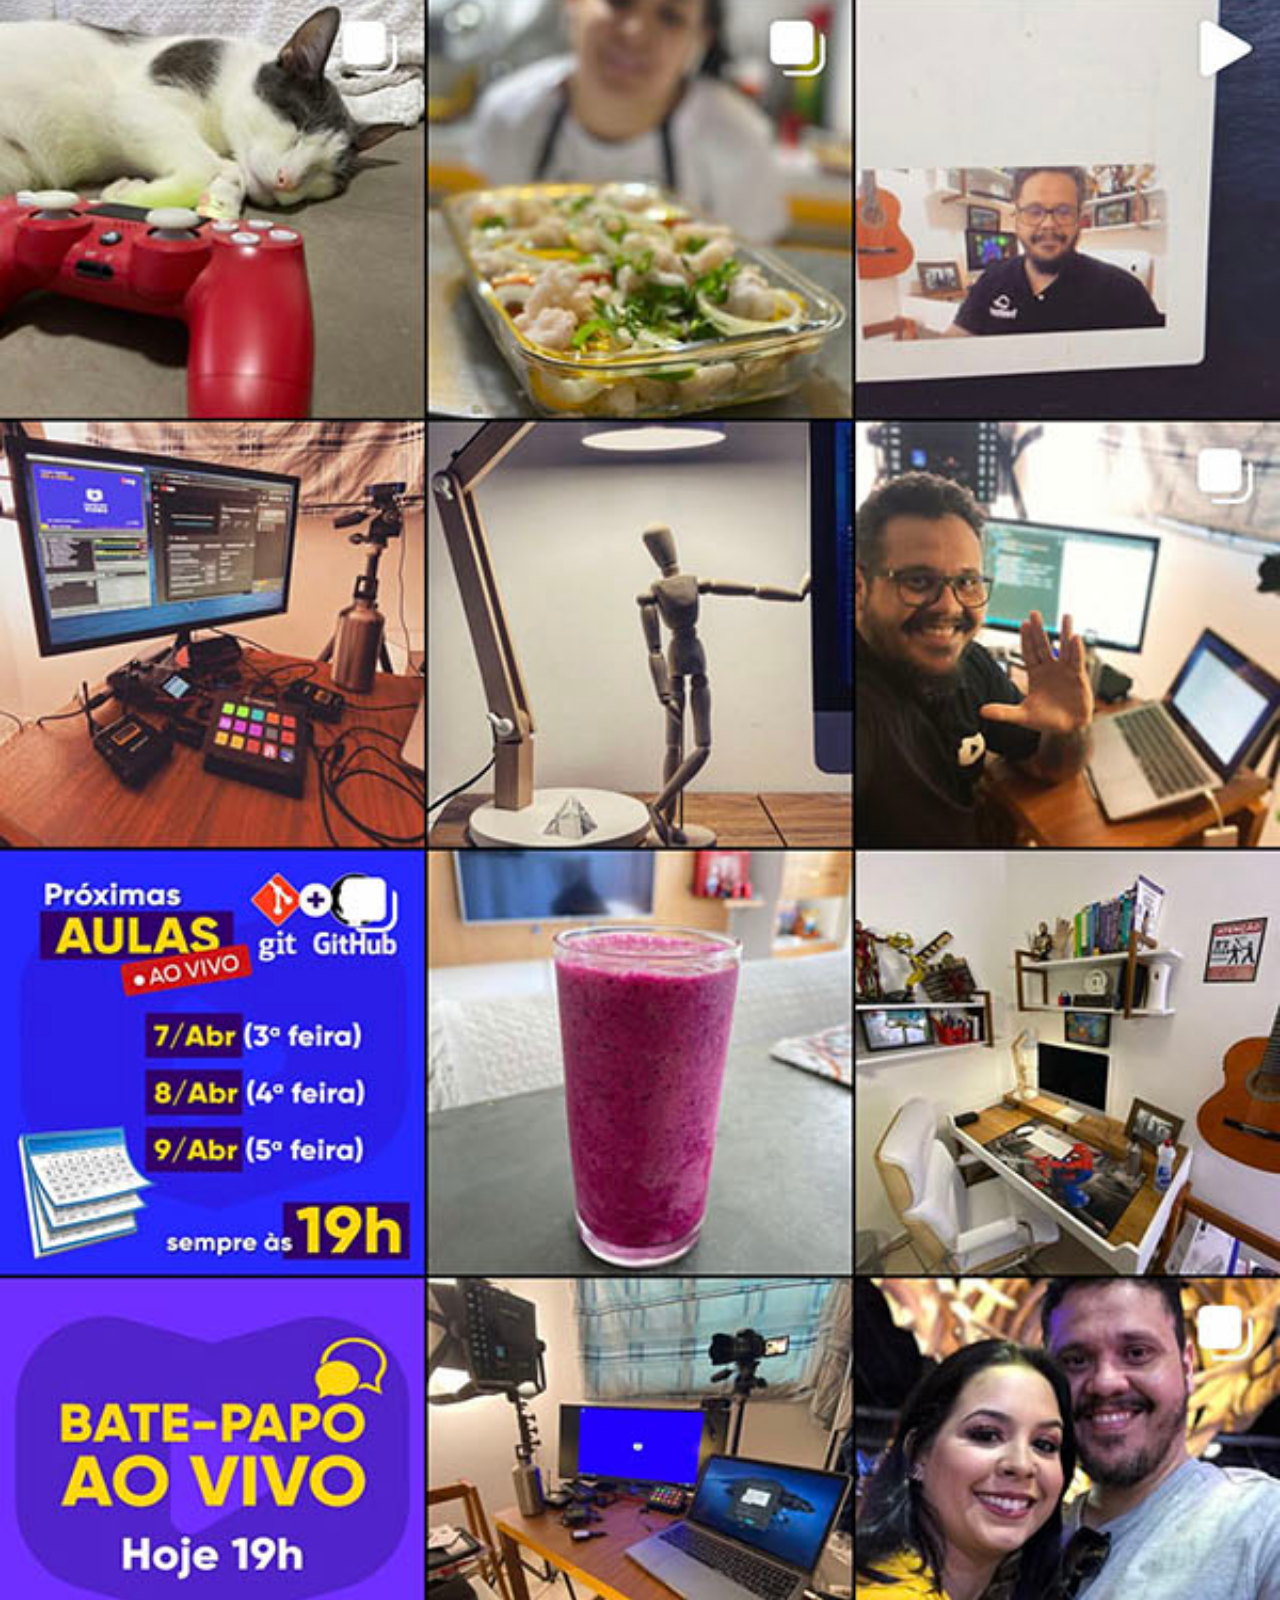
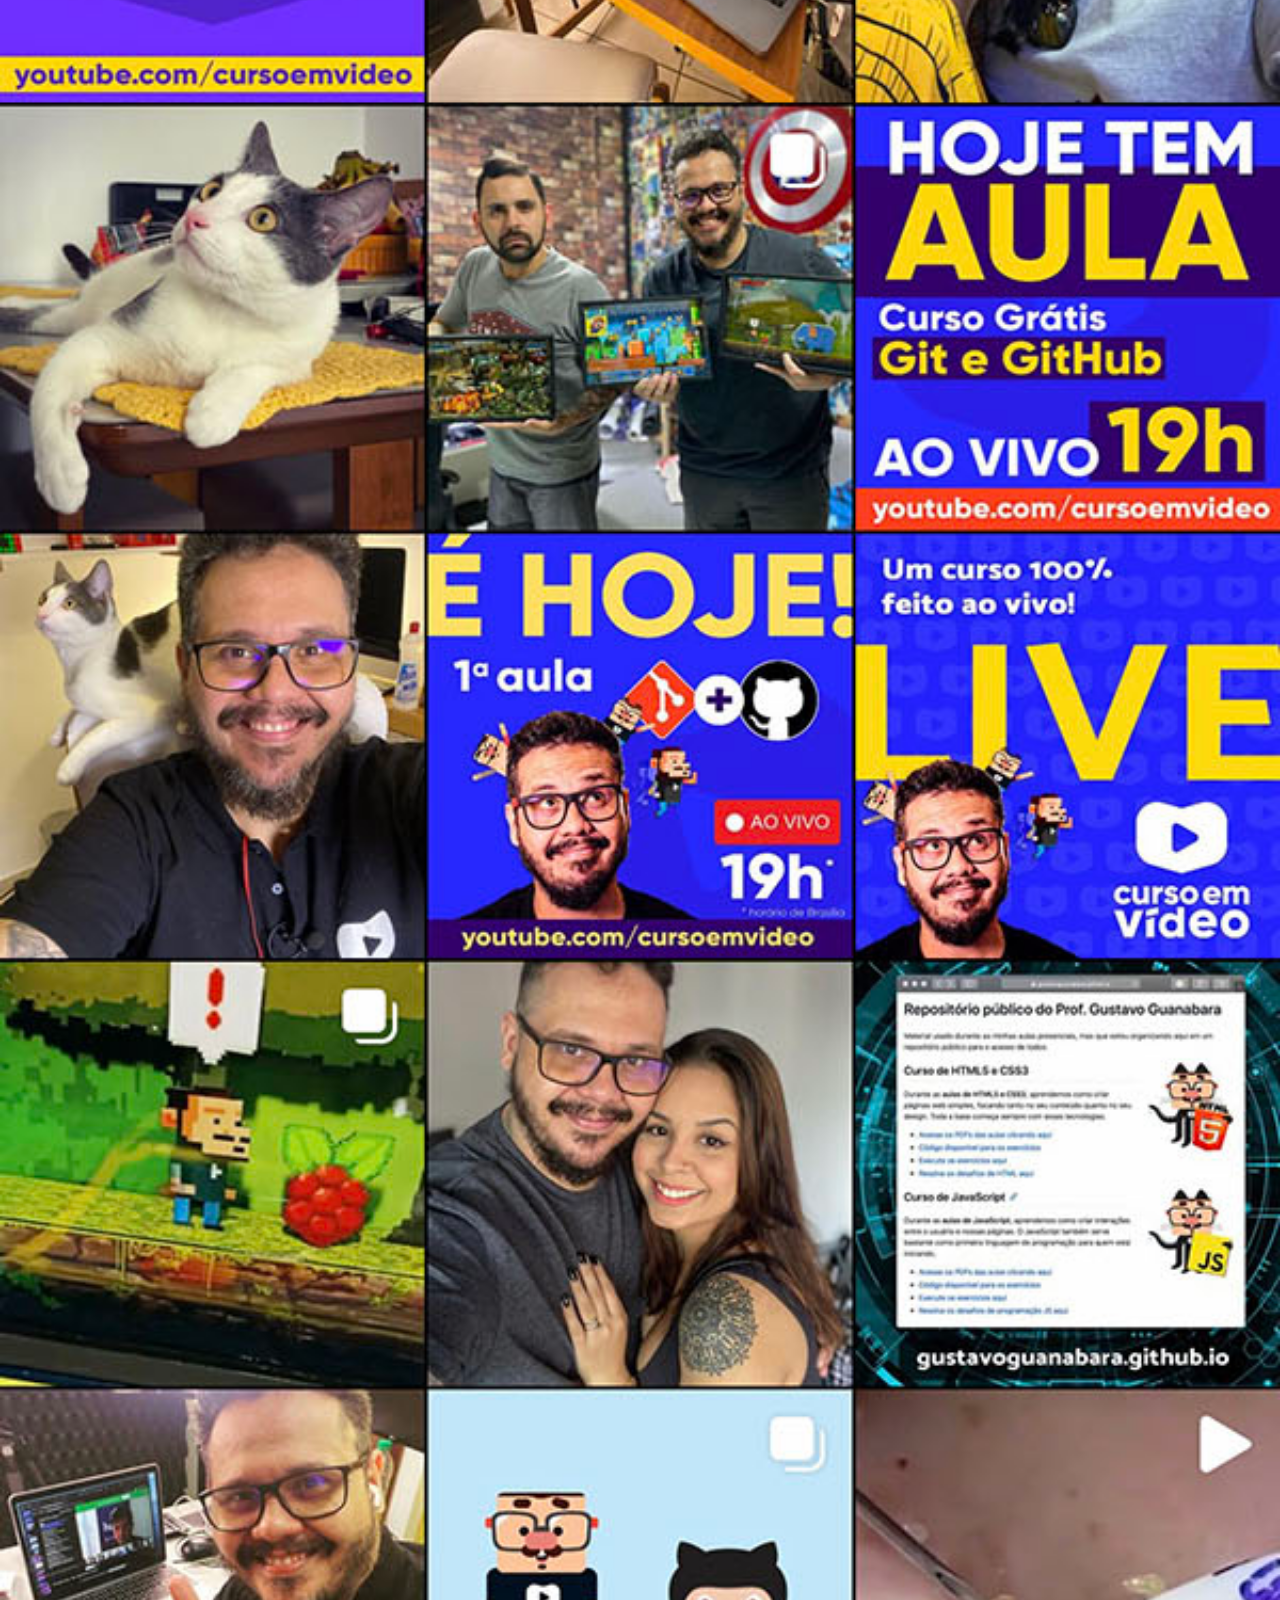
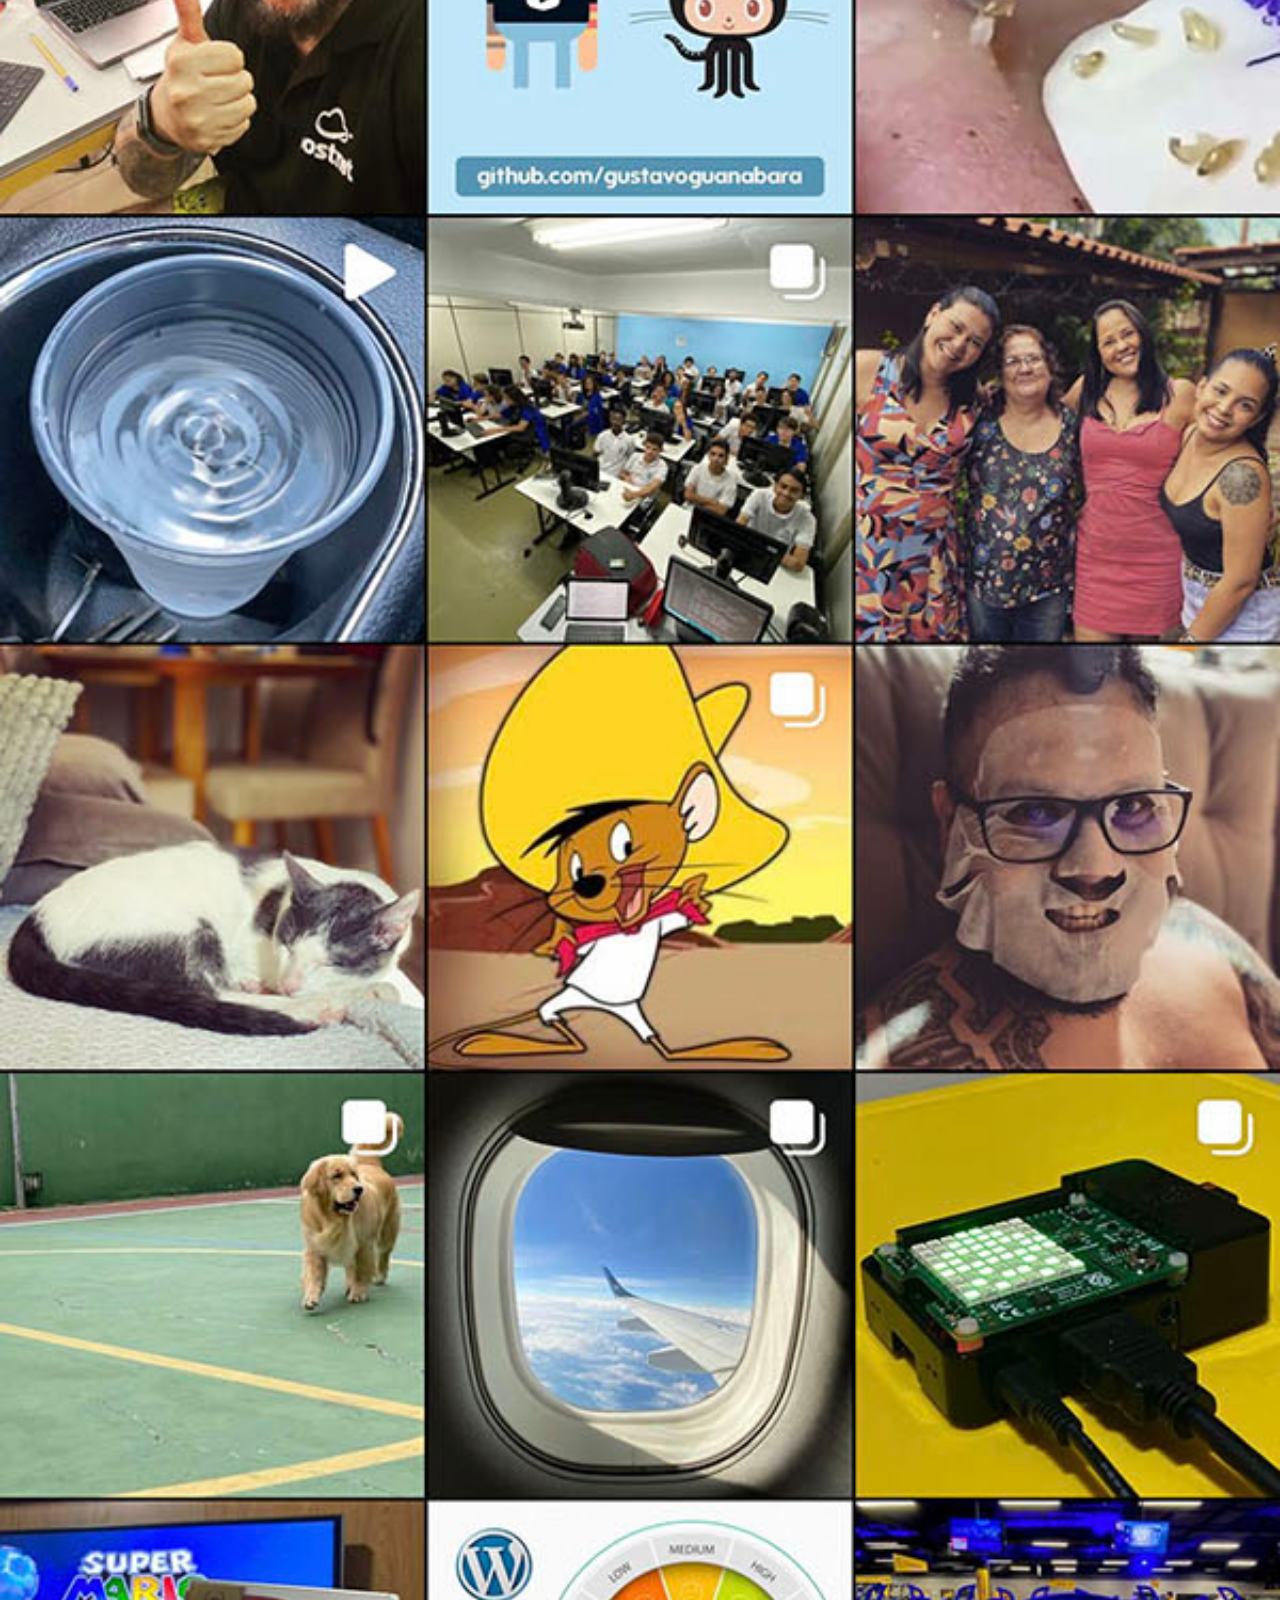
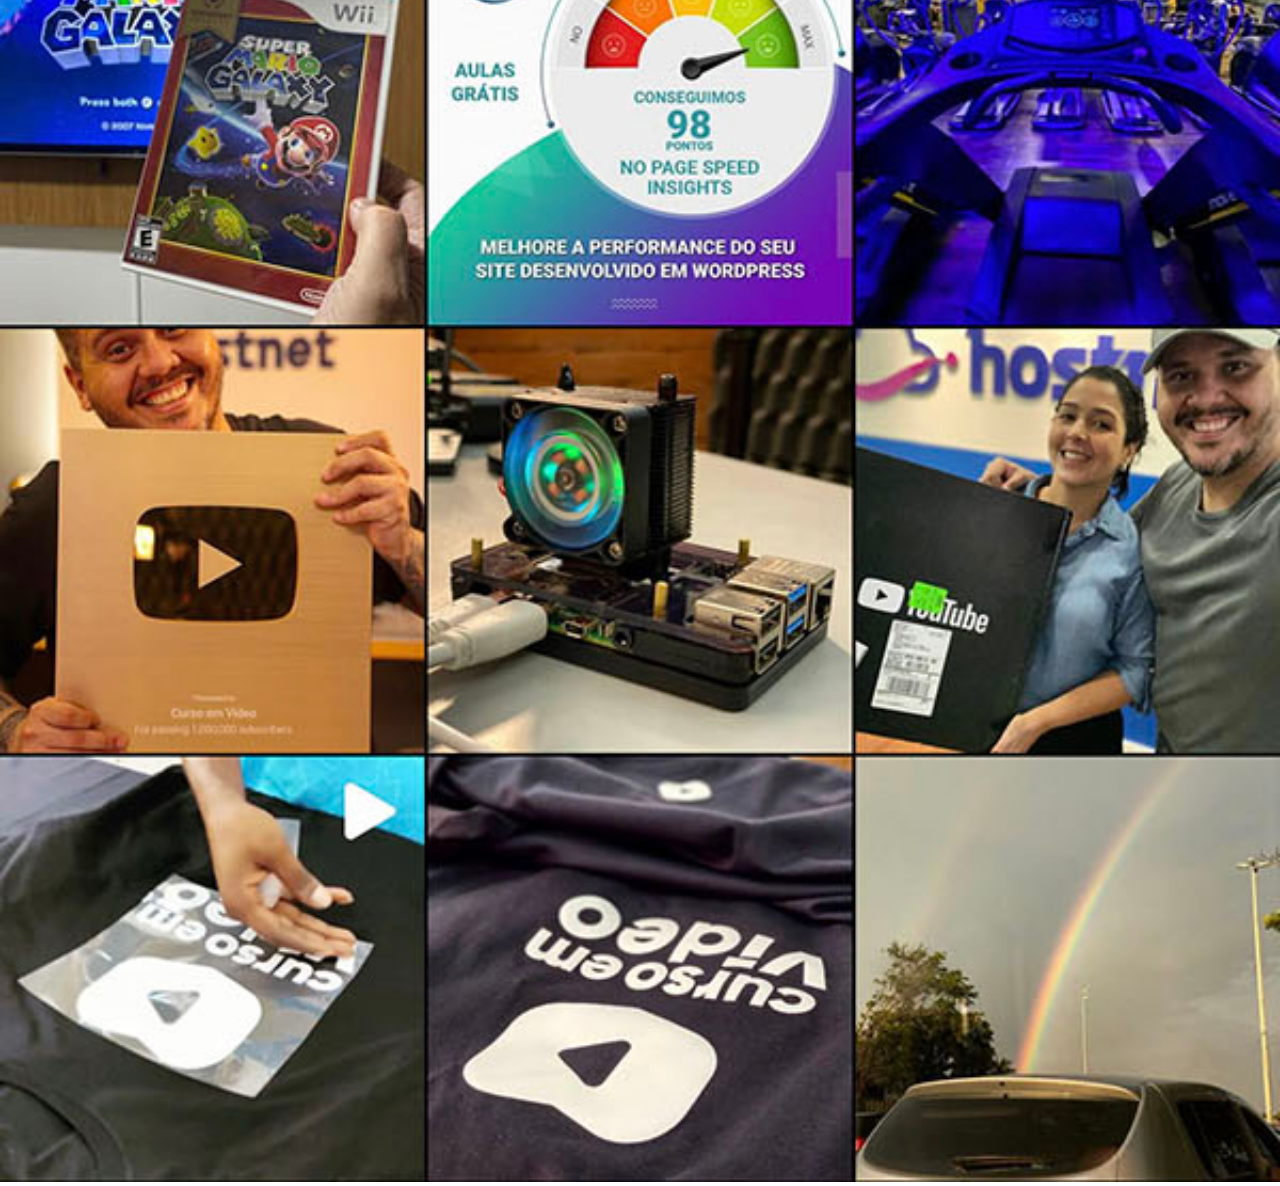
<file: instagram.html>
<!DOCTYPE html>
<html lang="pt-br">
<head>
    <meta charset="UTF-8">
    <meta name="viewport" content="width=device-width, initial-scale=1.0">
    <title>Instagram</title>
    <style>
        * {
            margin: 0px;
            padding: 0px;
            font-family: Arial, Helvetica, sans-serif;
        }

        ::-webkit-scrollbar {
            width: 0px;
            height: 0px;
        }

        img {
            width: 100vw;
        } 
        a {
            display: block;
            background-color: darkred;
            padding: 20px;
            text-align: center;
            font-weight: bolder;
            text-decoration: none;
        }
        a:hover {
            background-color: red;
        }
    </style>
</head>
<body>
    <img src="imagens/tela-instagram.jpg" alt="instagram">
</body>
</html>
</file>
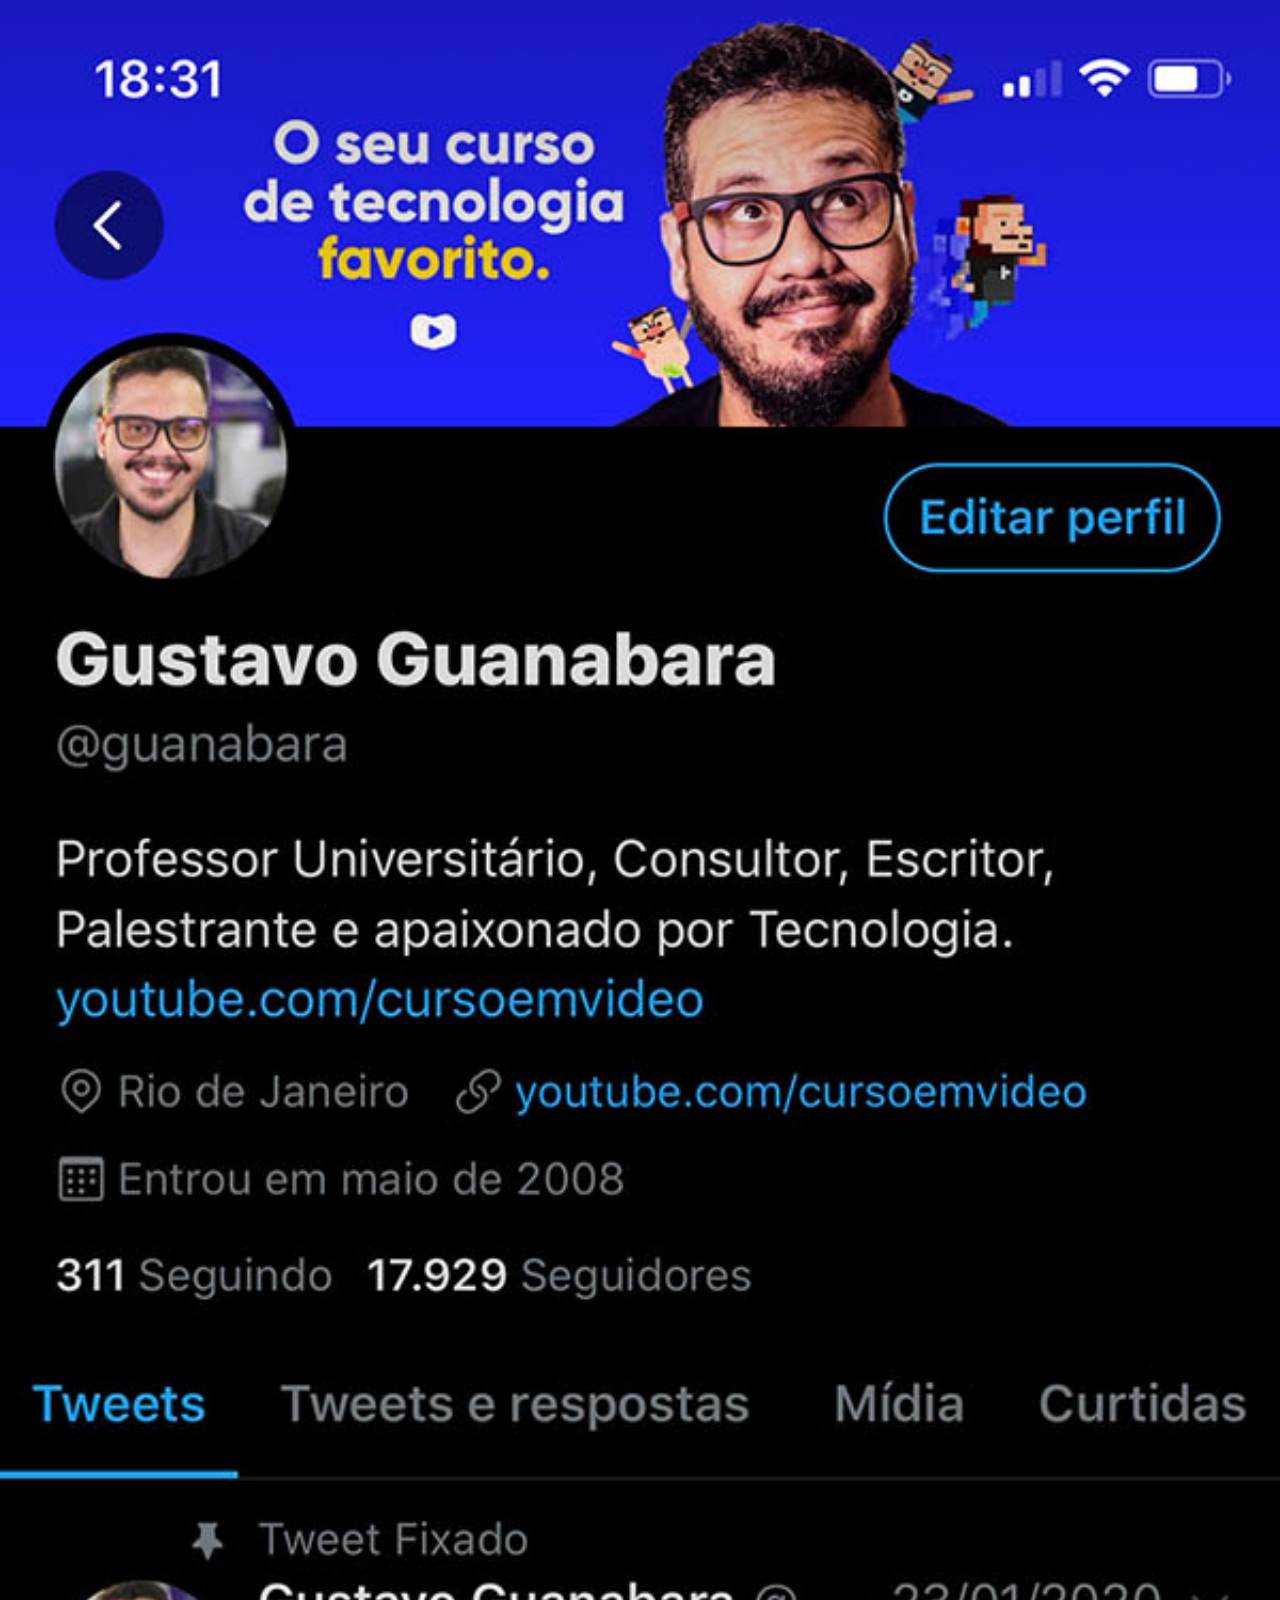
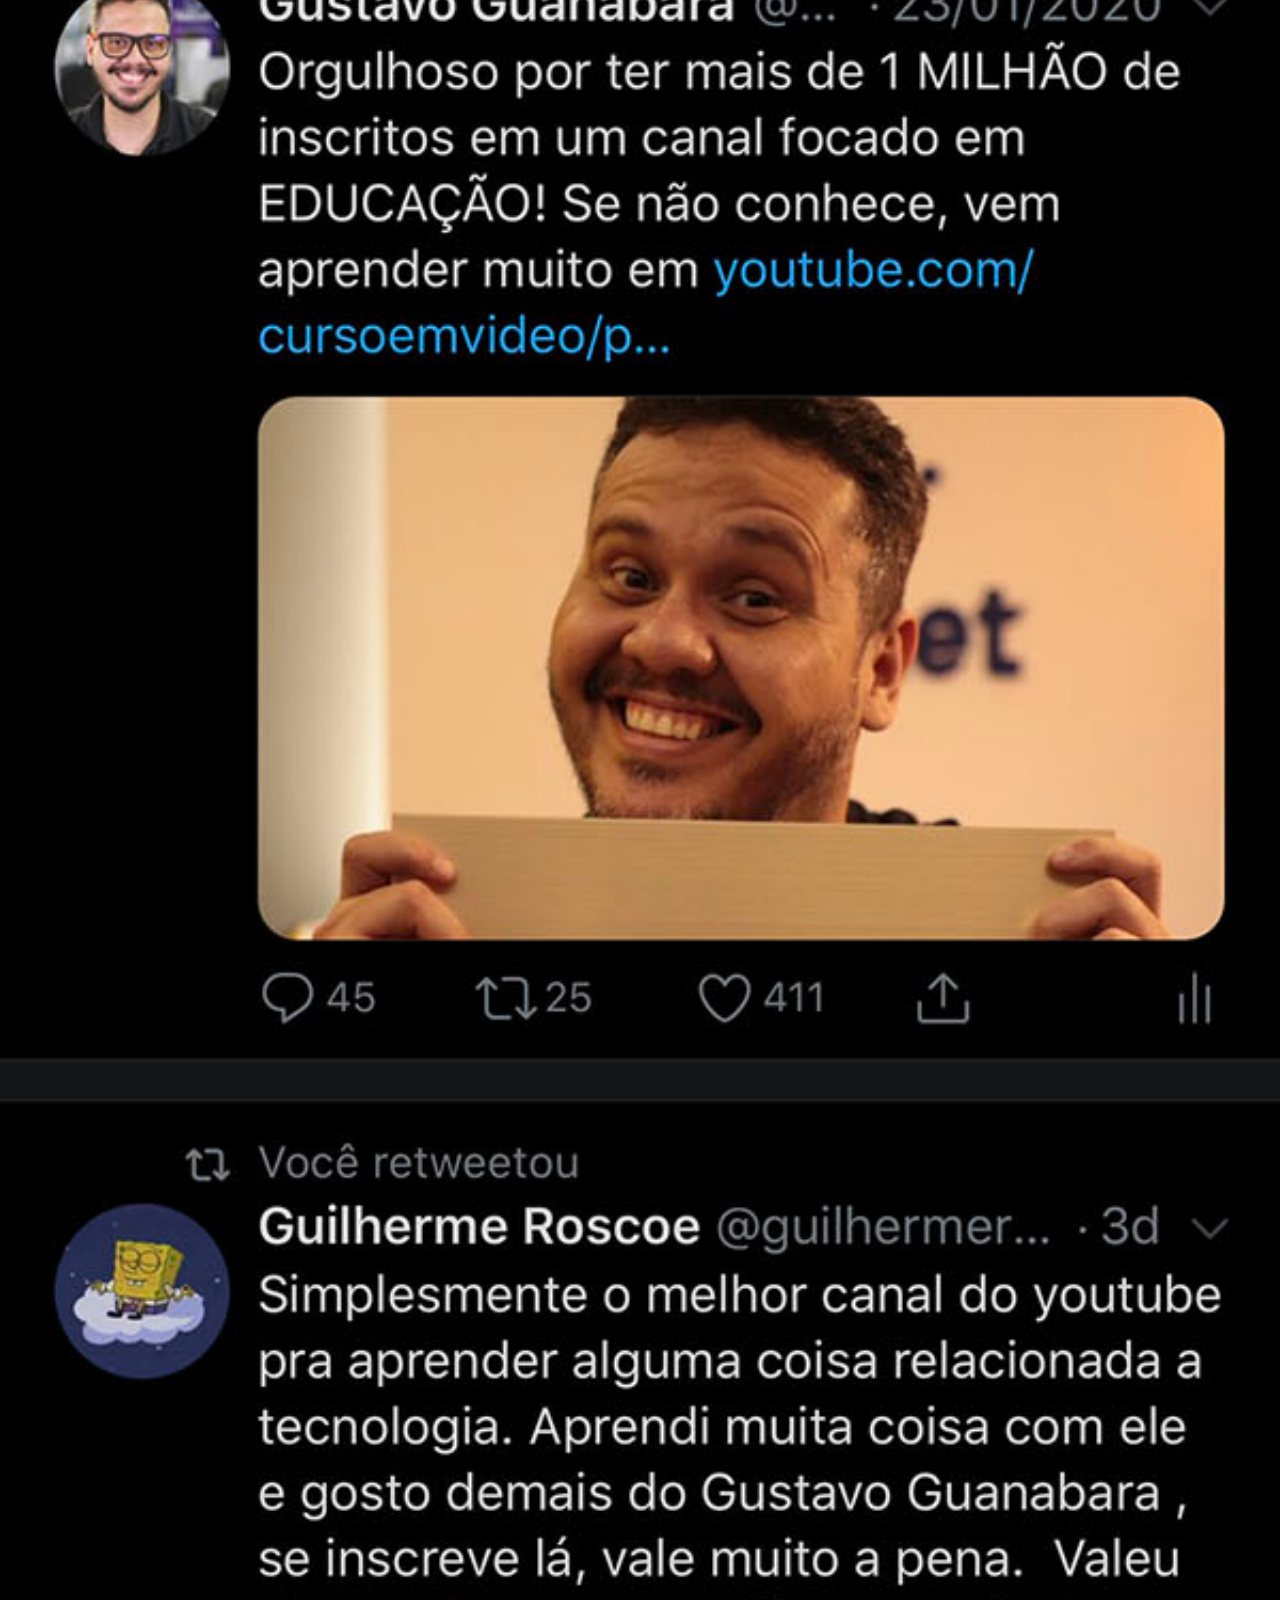
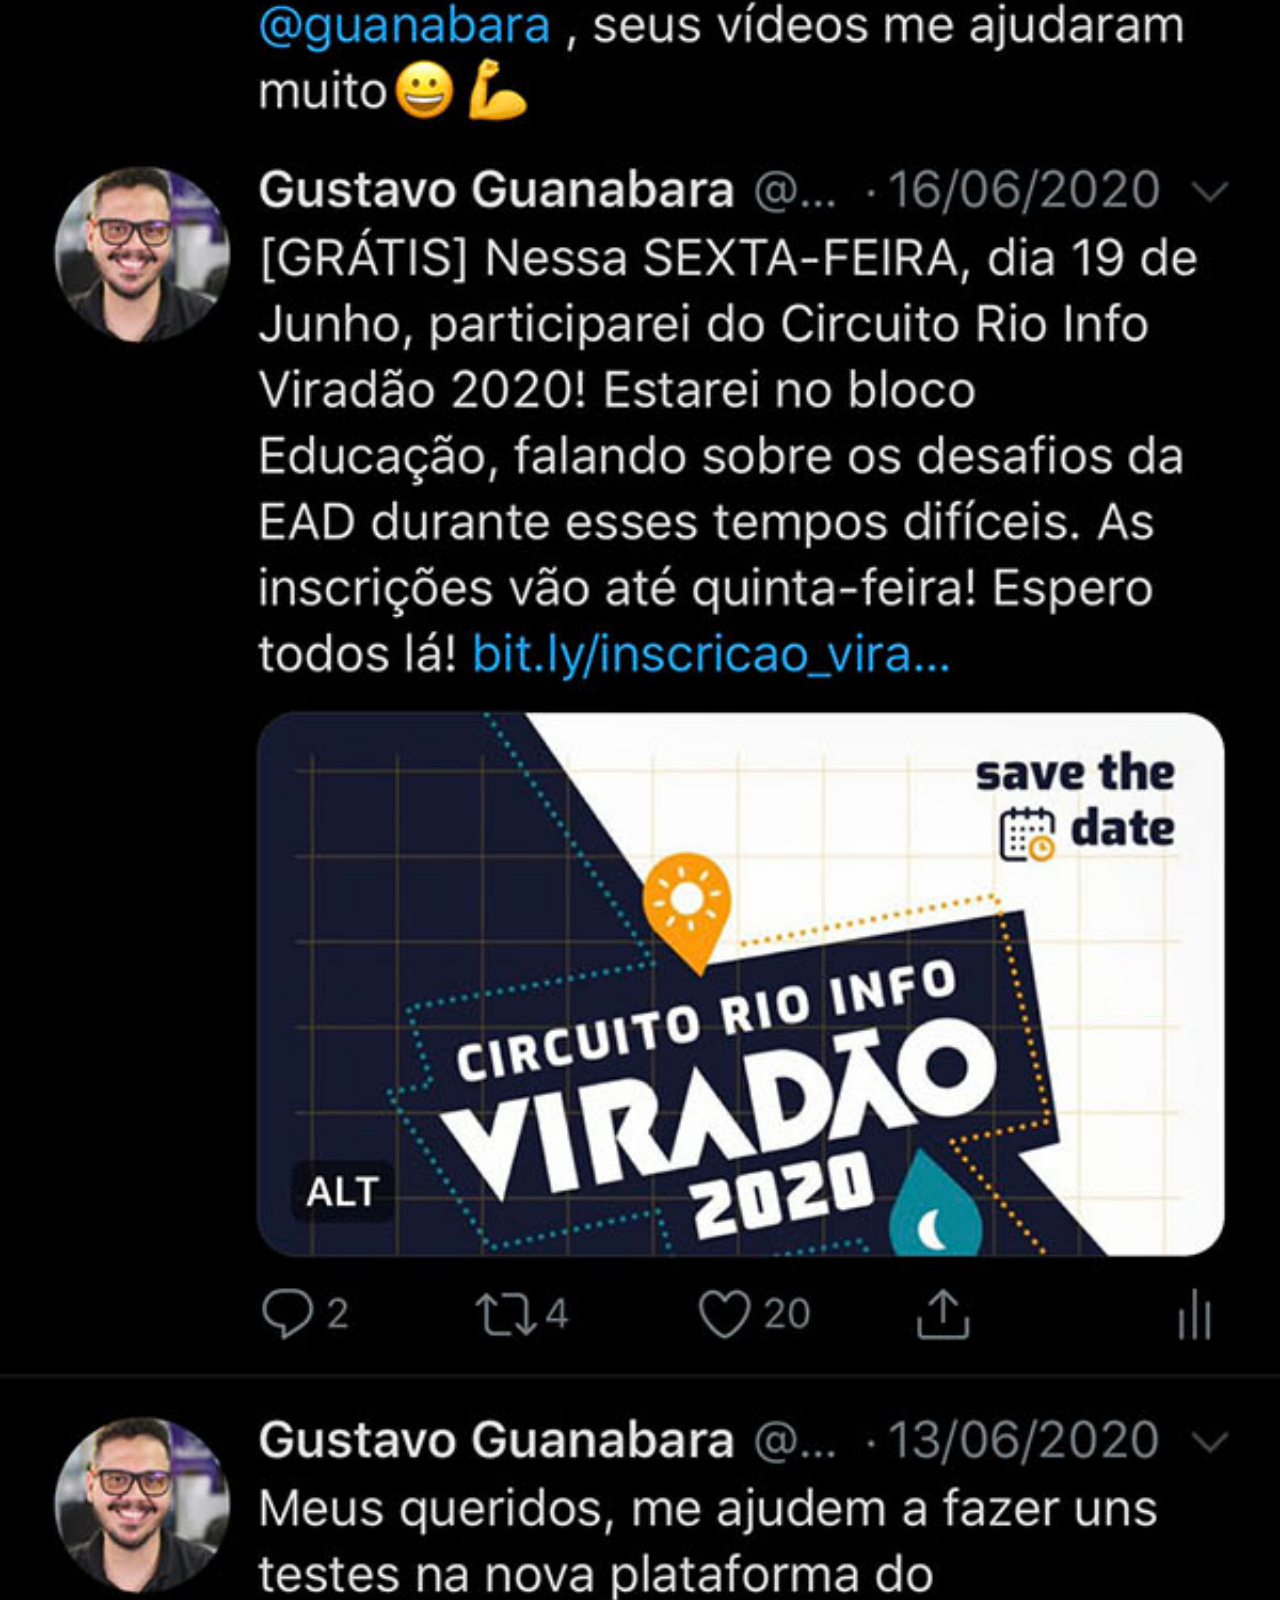
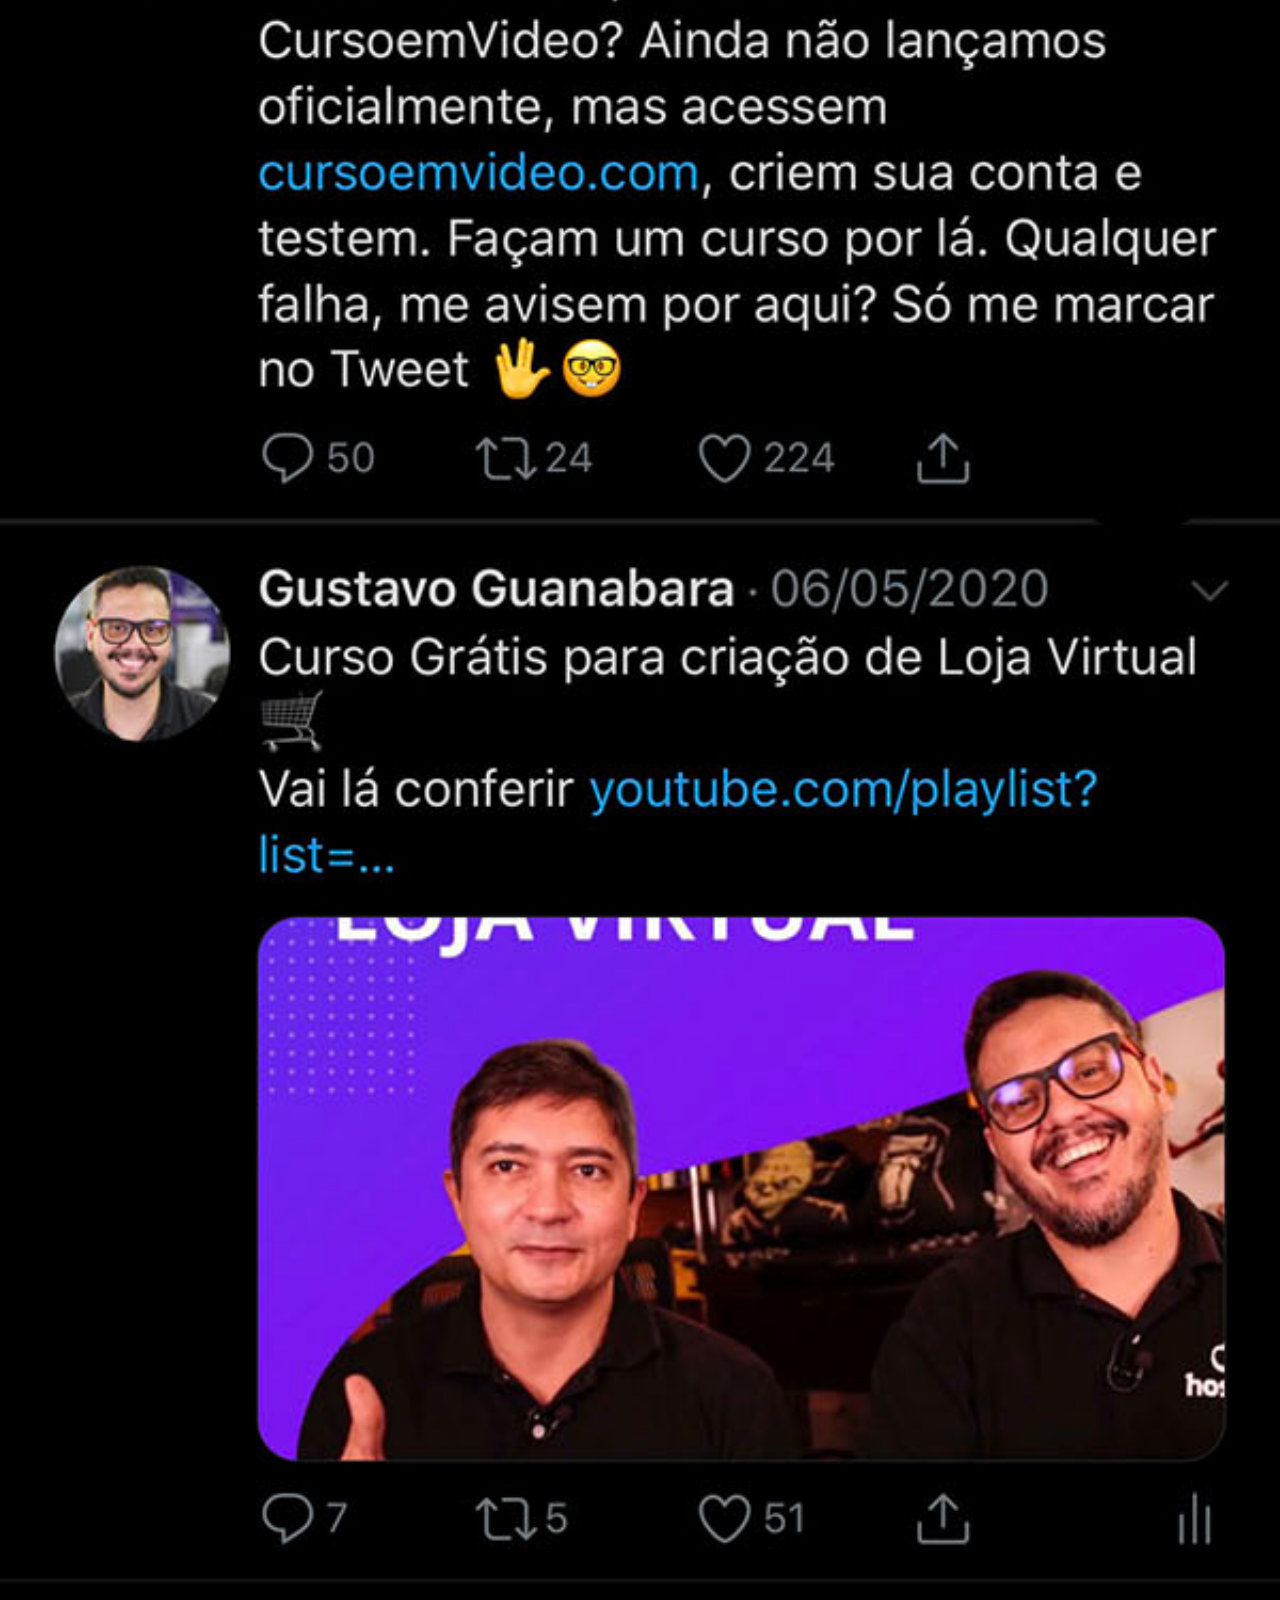
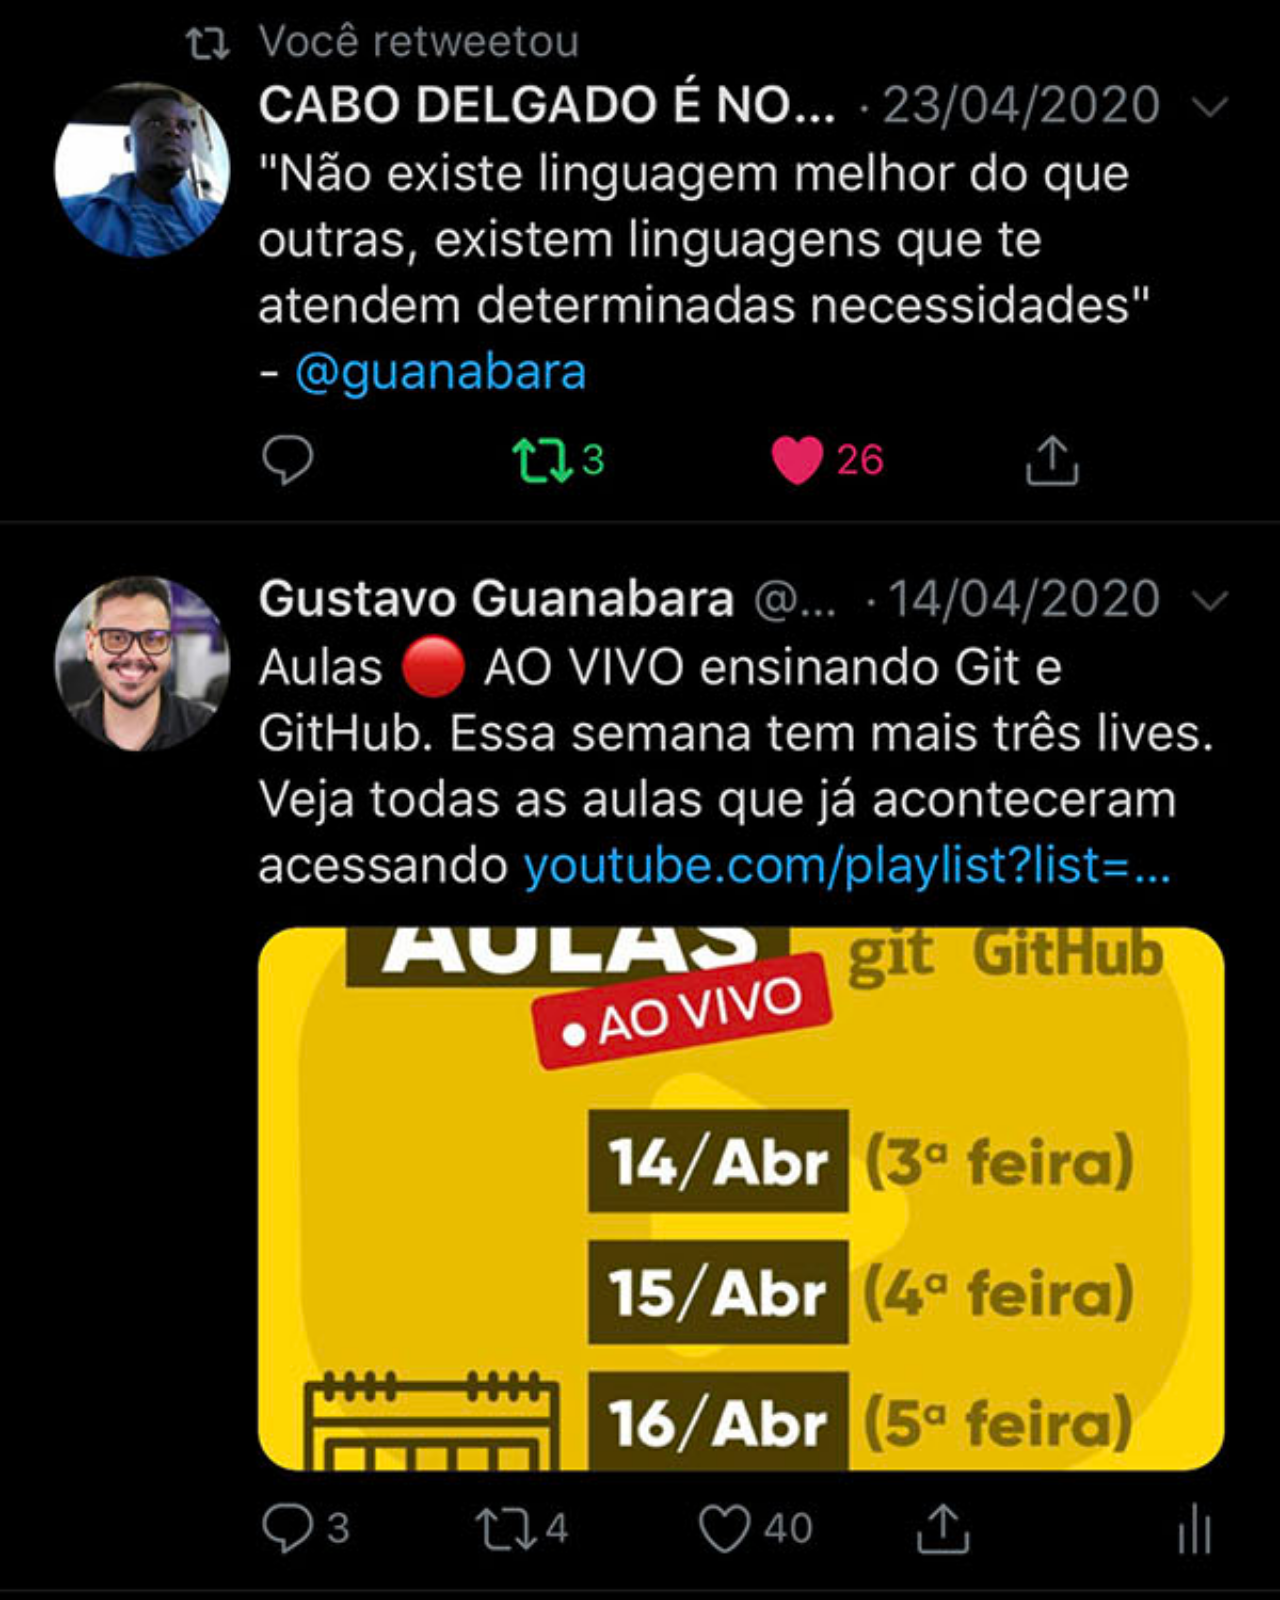
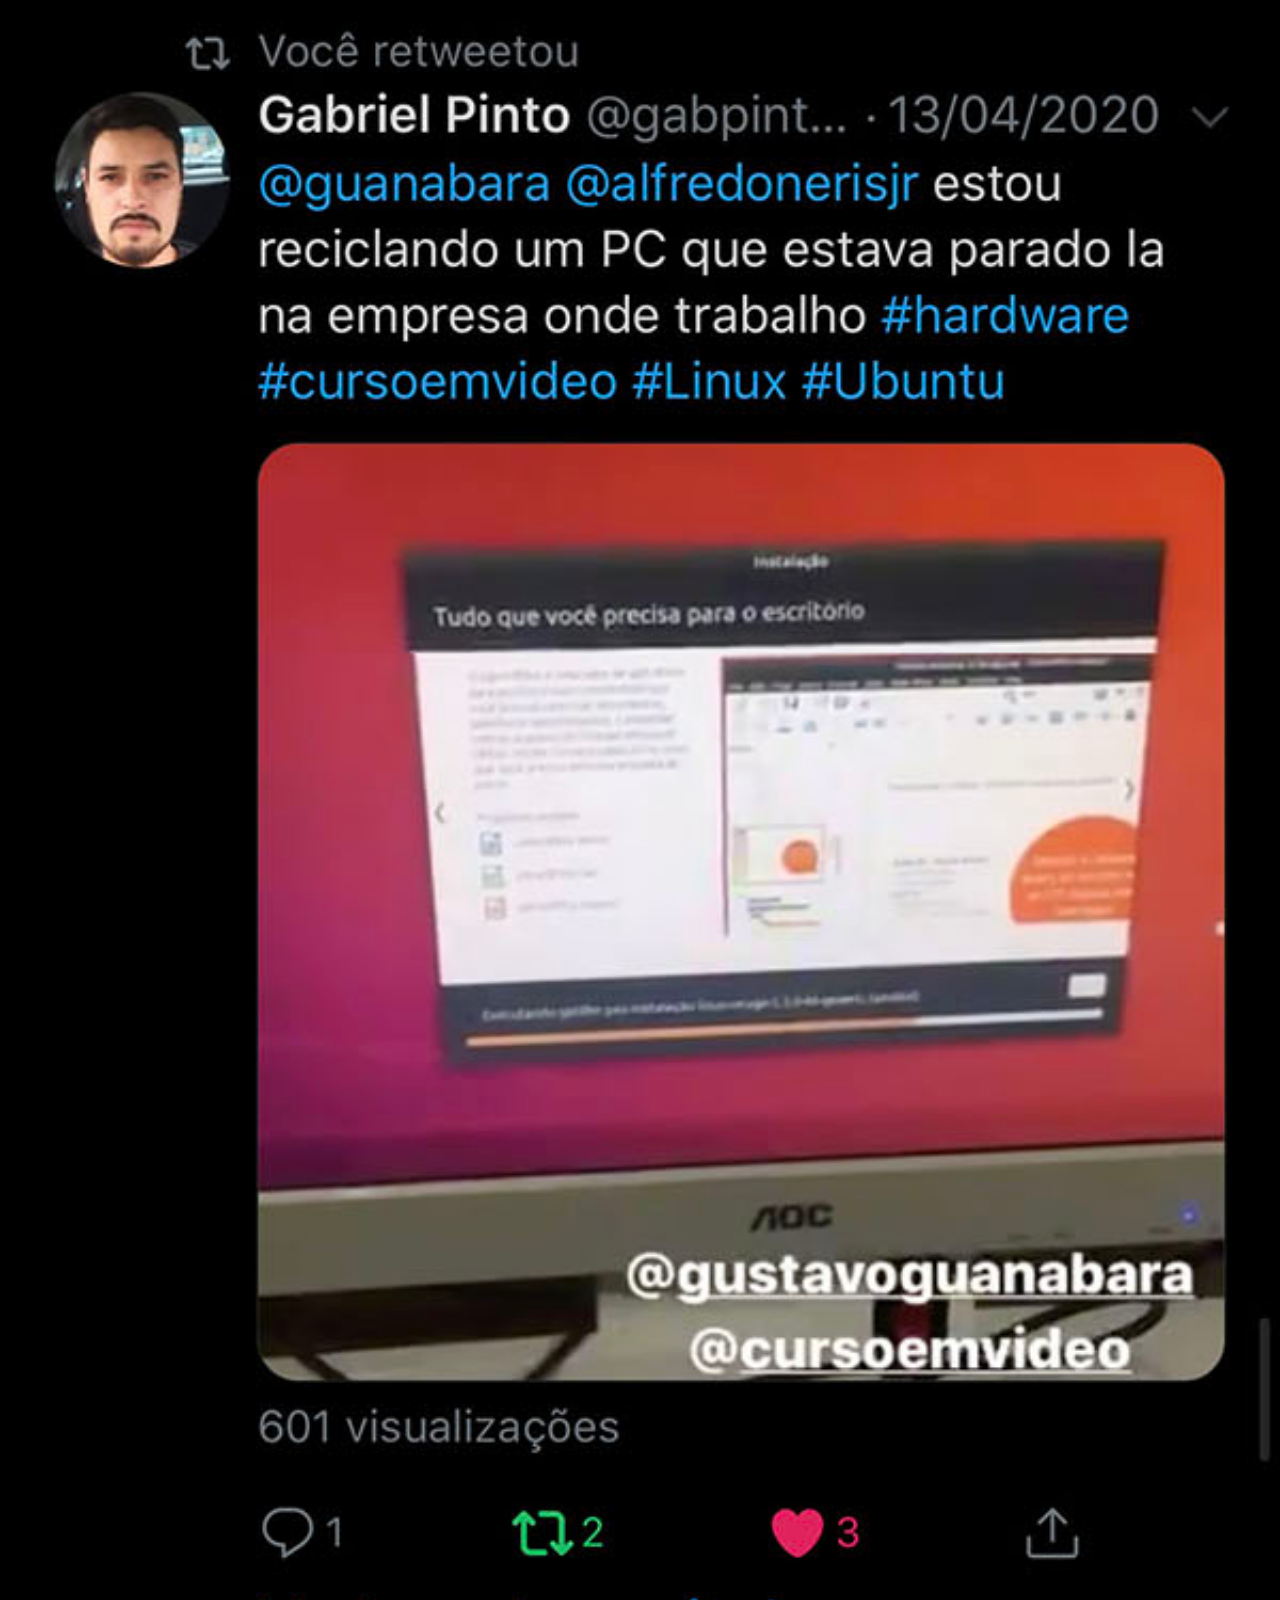
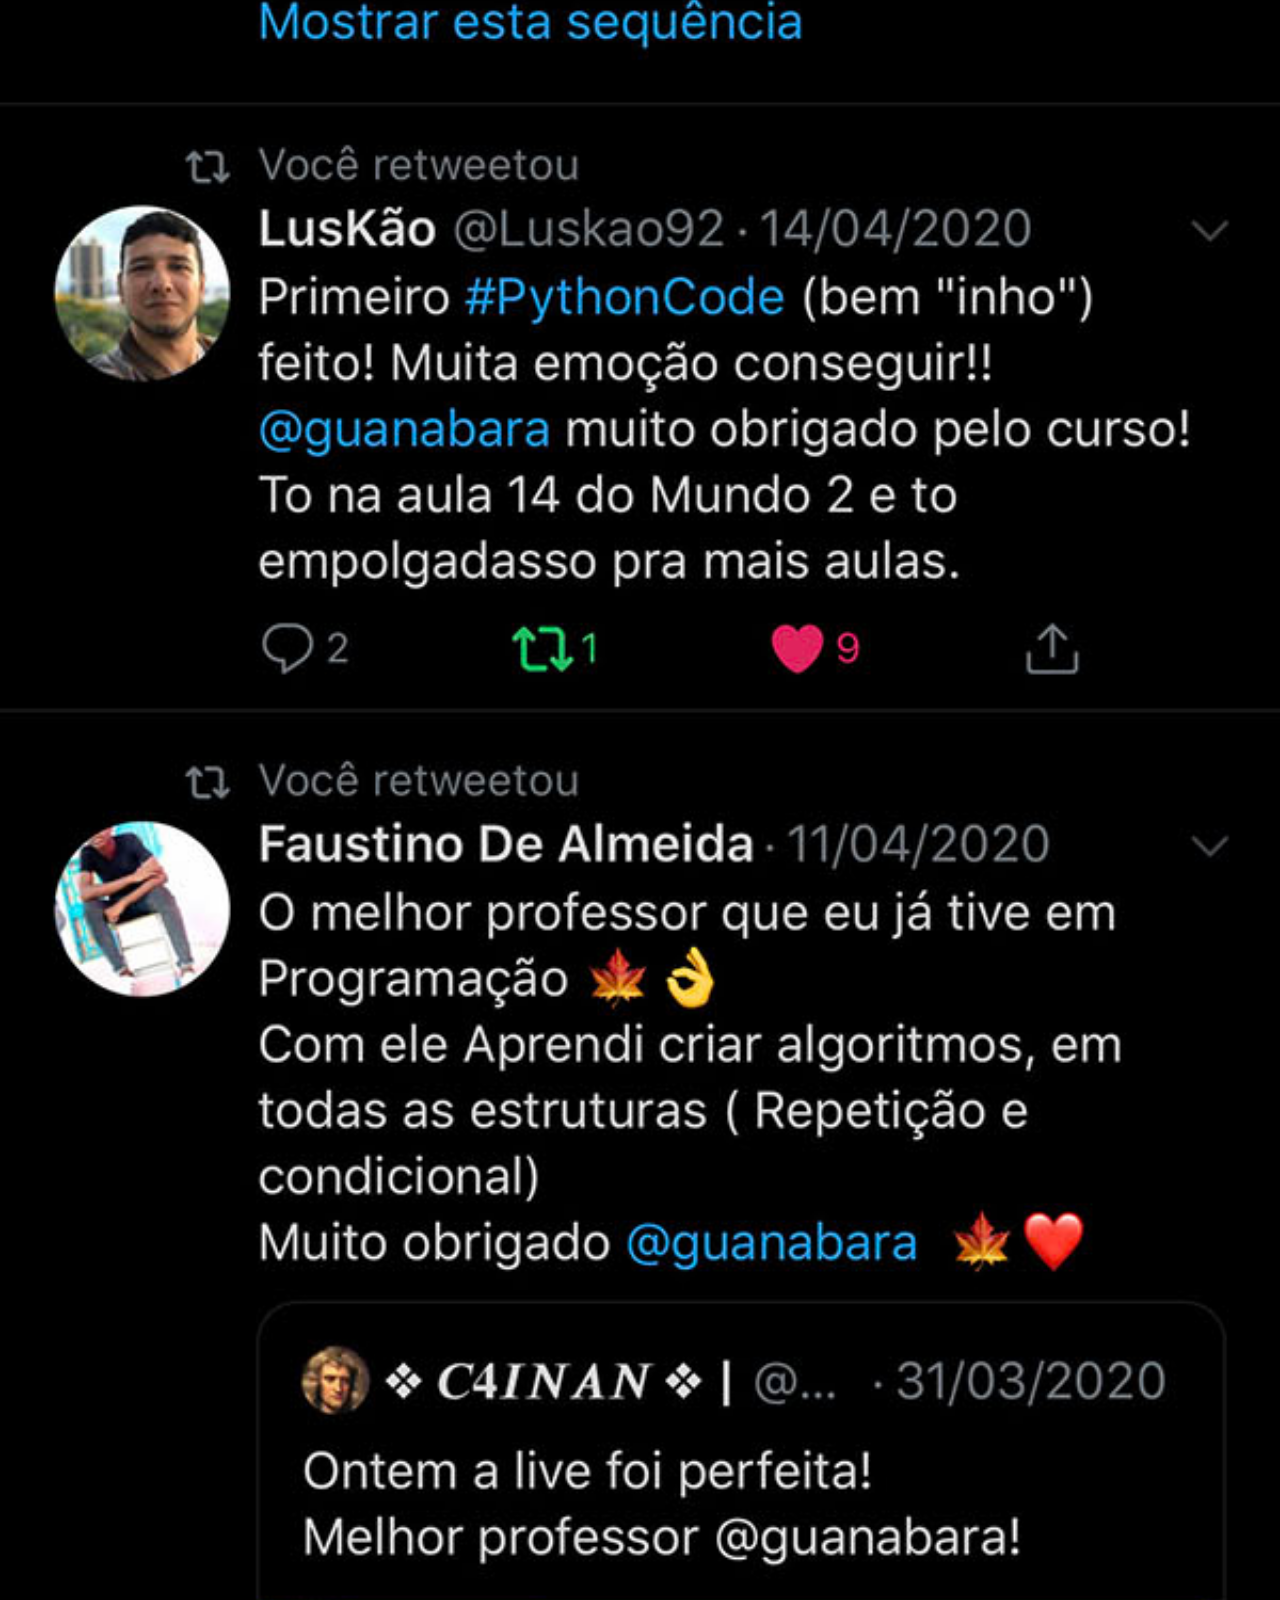
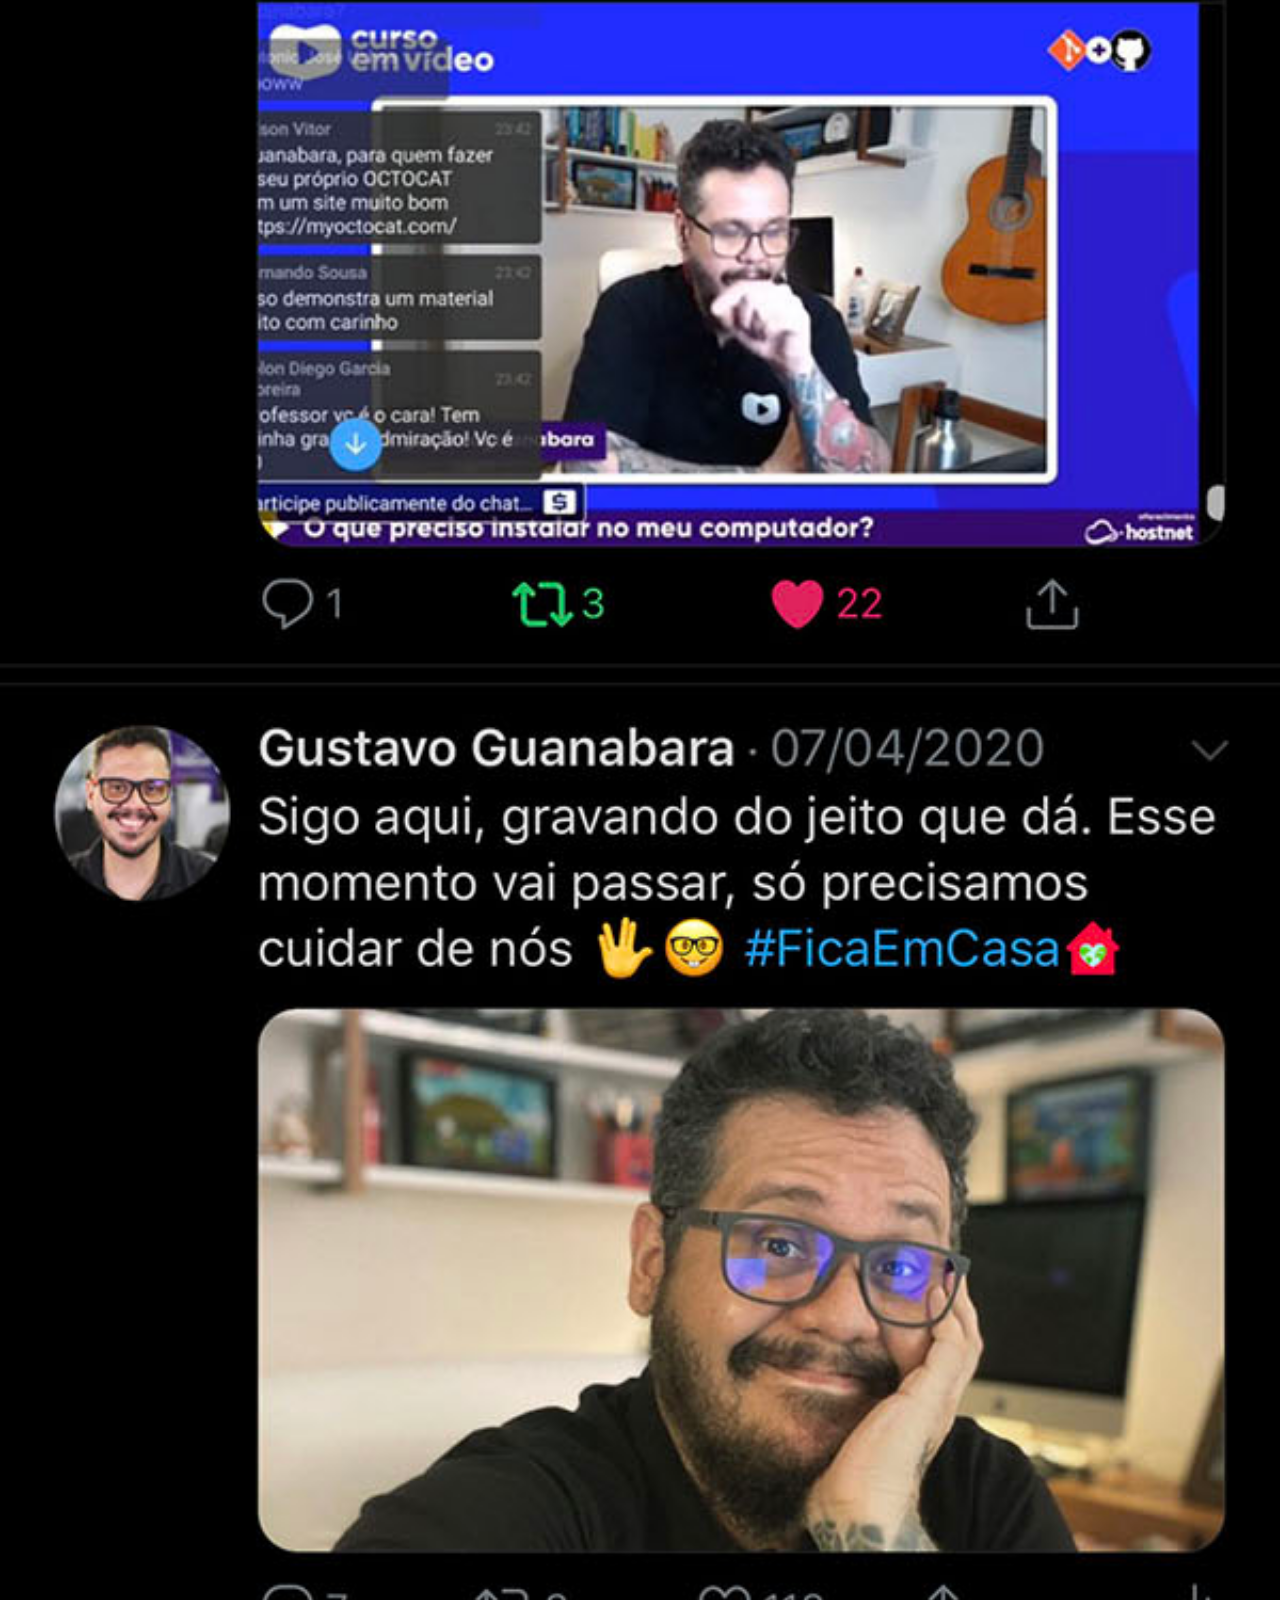
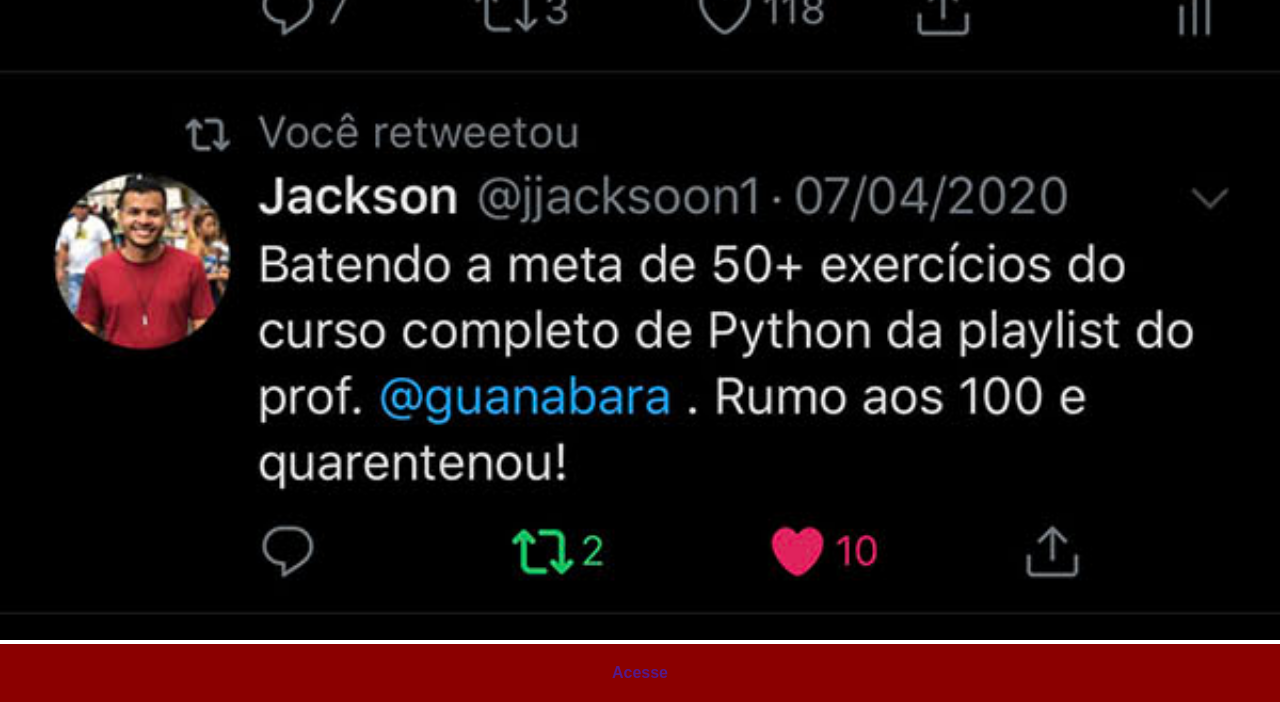
<file: twitter.html>
<!DOCTYPE html>
<html lang="pt-br">
<head>
    <meta charset="UTF-8">
    <meta name="viewport" content="width=device-width, initial-scale=1.0">
    <title>Twiter</title>
    <style>
        * {
            margin: 0px;
            padding: 0px;
            font-family: Arial, Helvetica, sans-serif;
        }

        ::-webkit-scrollbar {
            width: 0px;
            height: 0px;
        }

        img {
            width: 100vw;
        } 
        a {
            display: block;
            background-color: darkred;
            padding: 20px;
            text-align: center;
            font-weight: bolder;
            text-decoration: none;
        }
        a:hover {
            background-color: red;
        }
    </style>
</head>
<body>
    <img src="imagens/tela-twitter.jpg" alt="twitter">
    <a href="">Acesse</a>
</body>
</html>
</file>
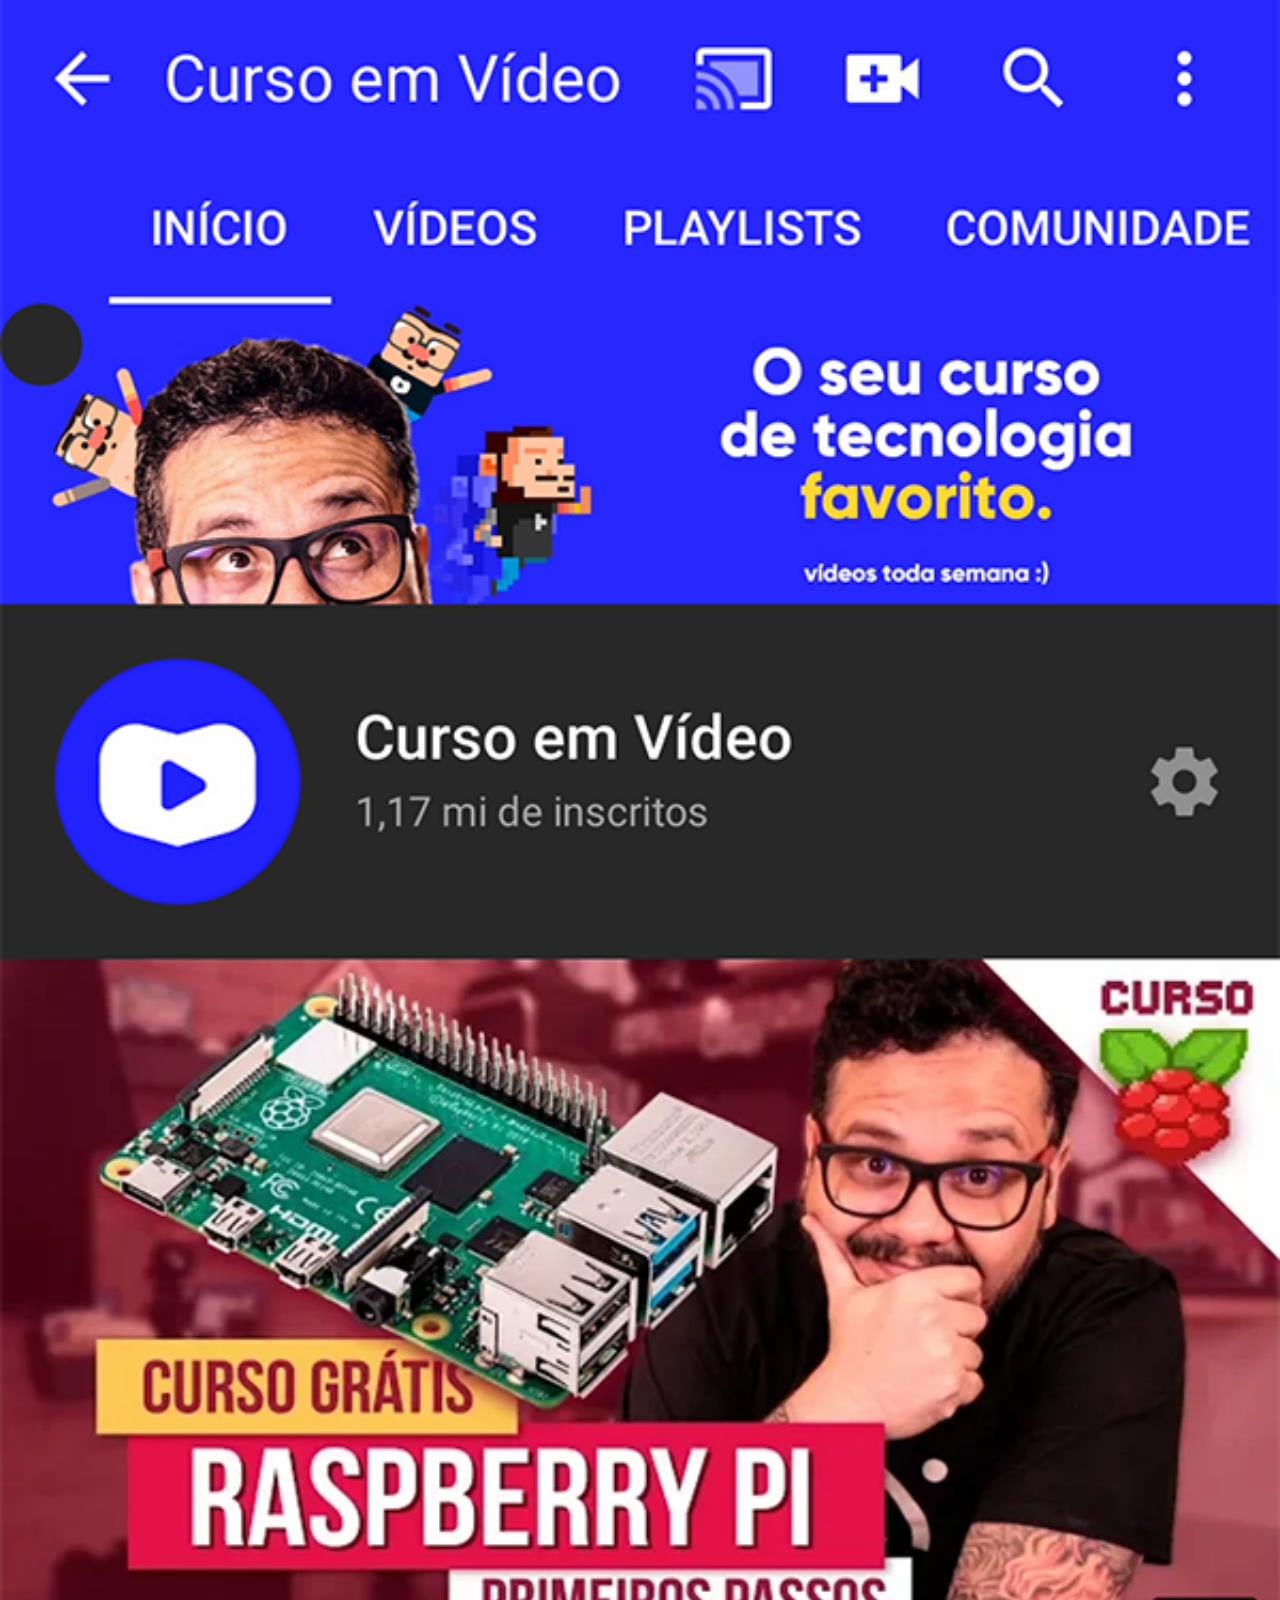
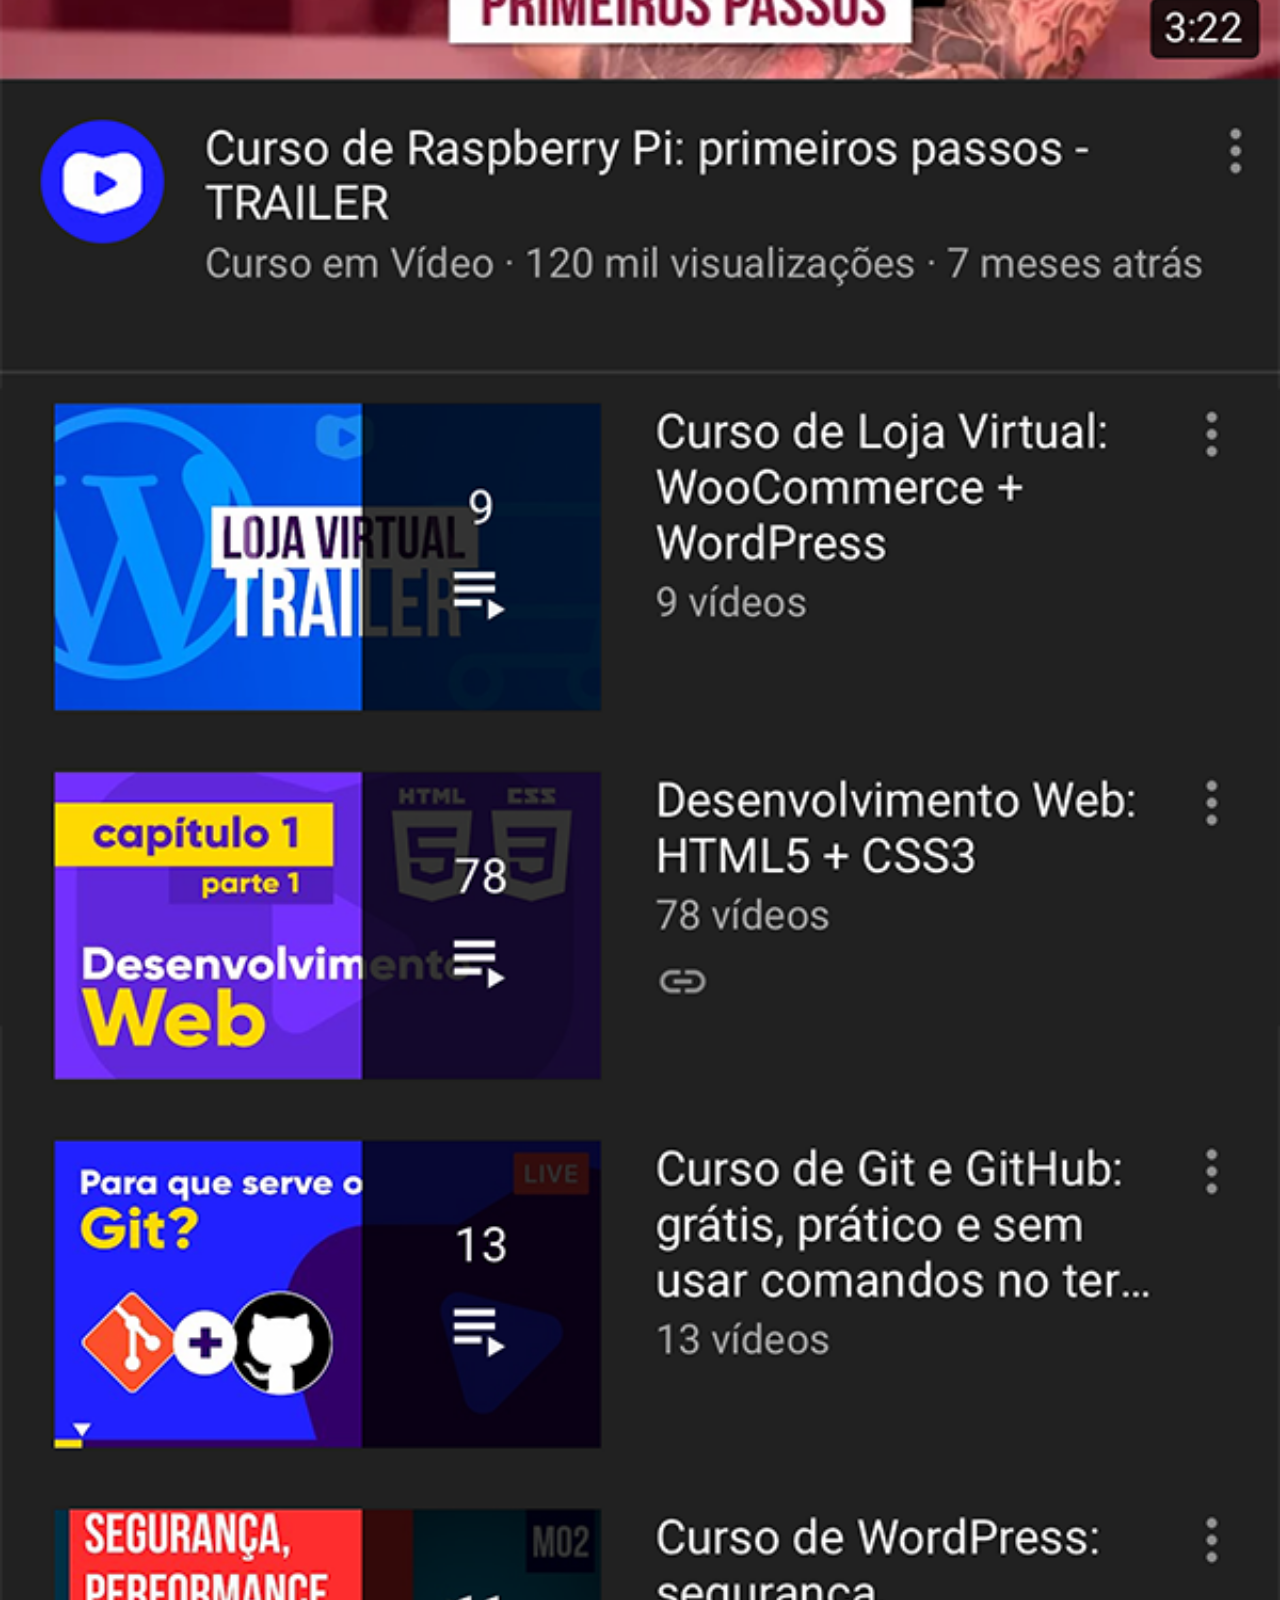
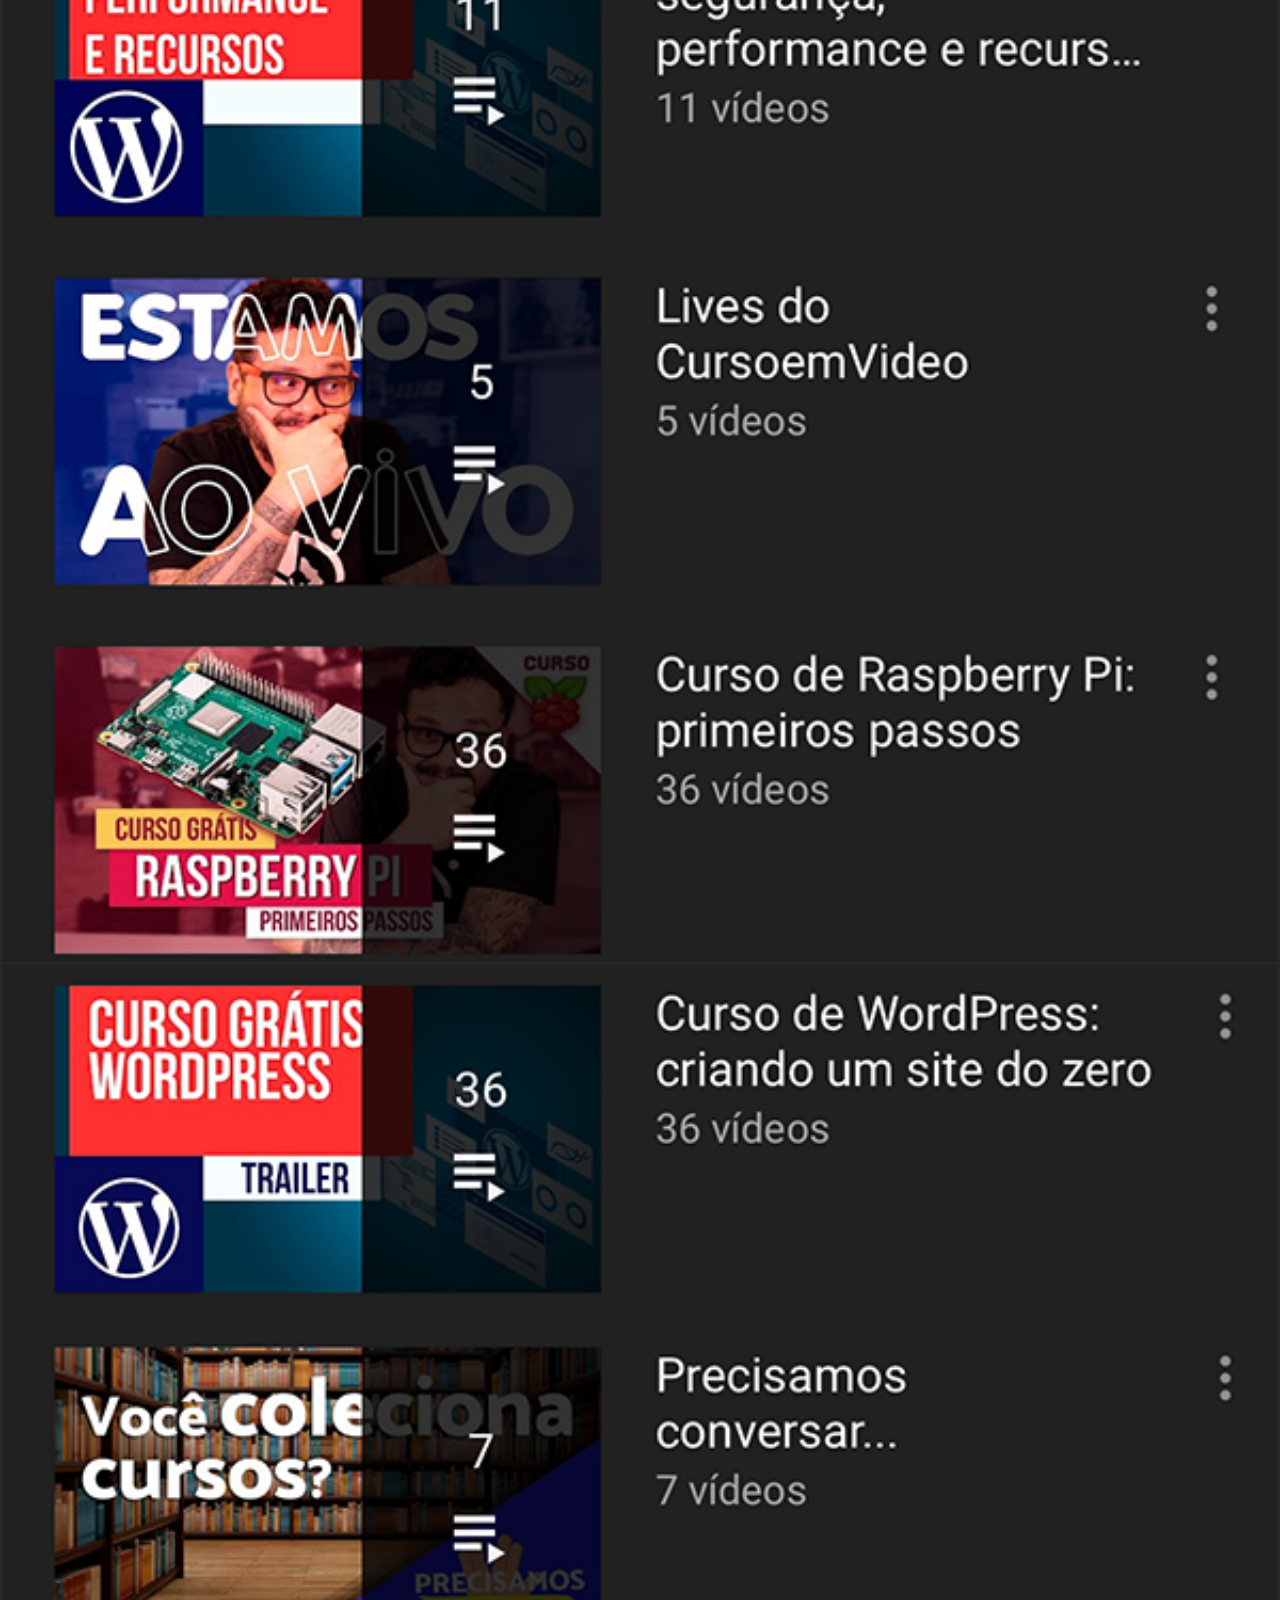
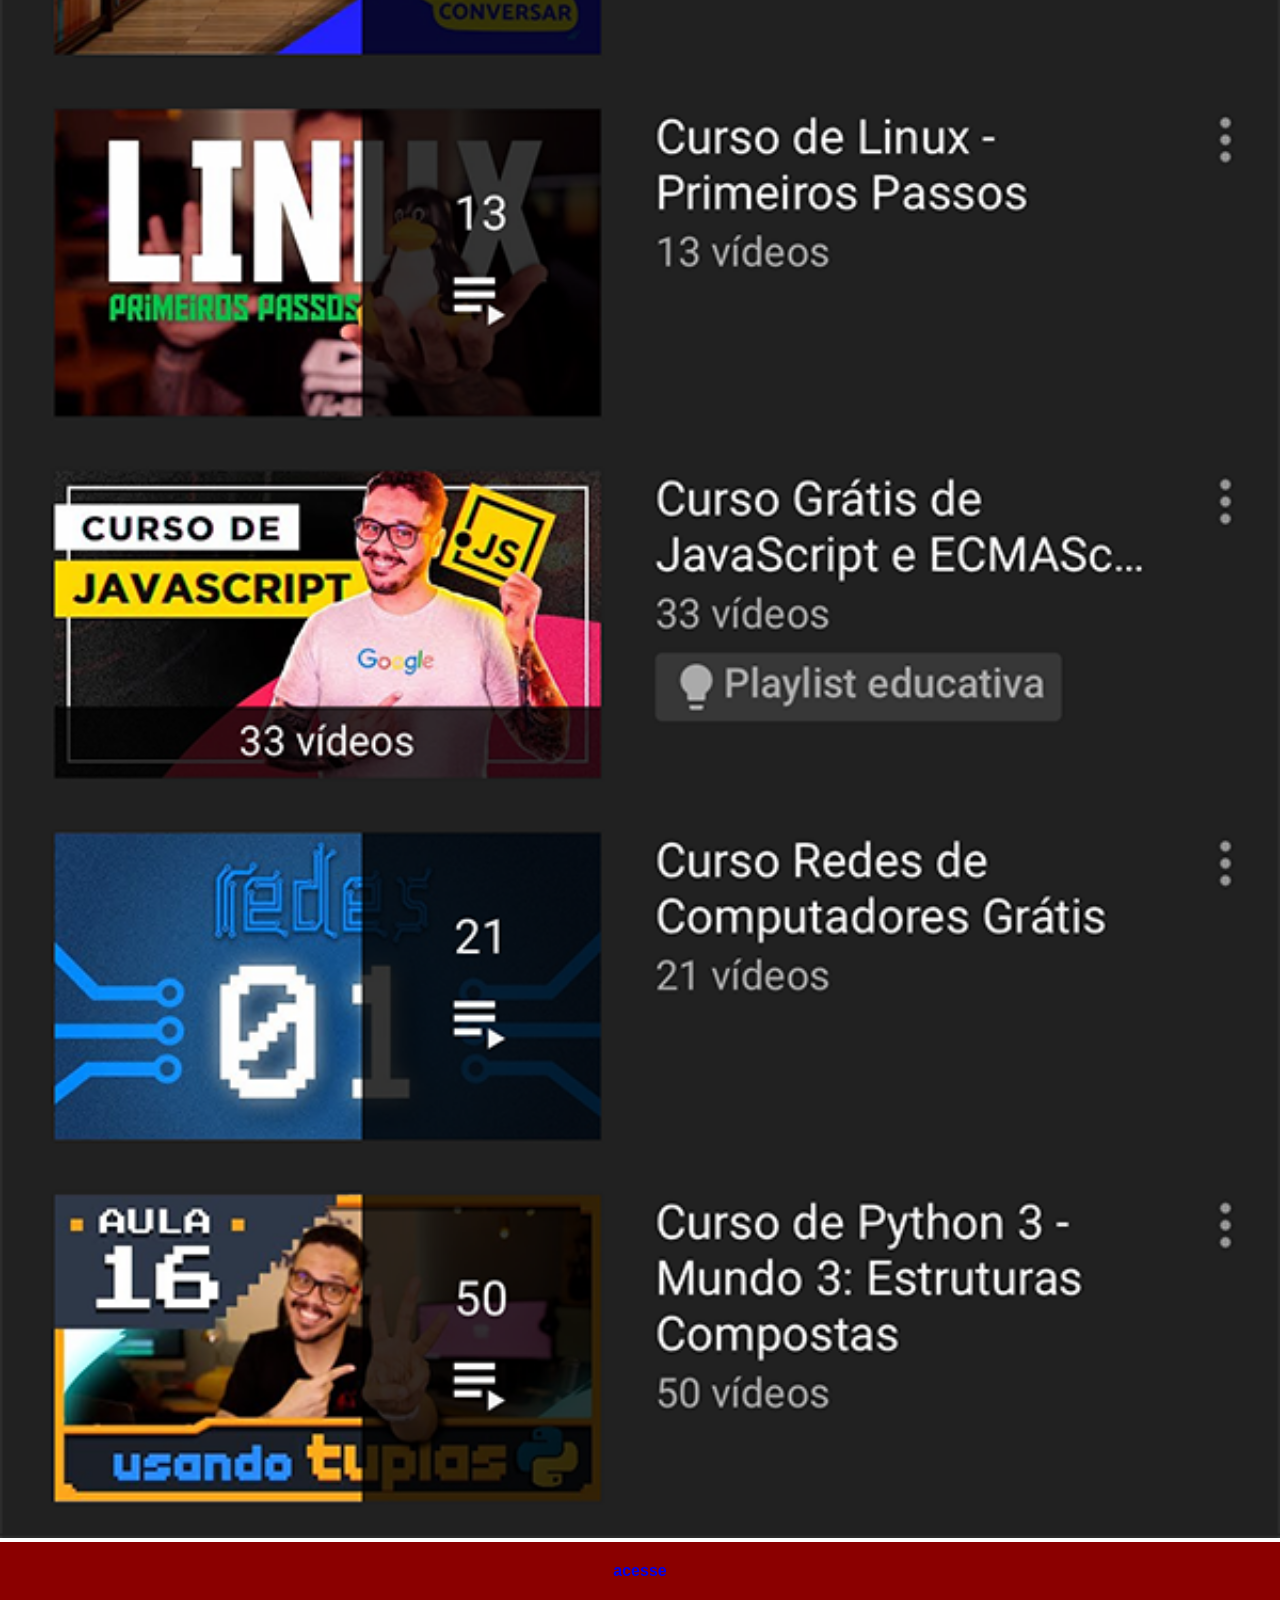
<file: youtube.html>
<!DOCTYPE html>
<html lang="pt-br">
<head>
    <meta charset="UTF-8">
    <meta name="viewport" content="width=device-width, initial-scale=1.0">
    <title>Youtube</title>
    <link rel="stylesheet" href="estilos/social.css">
</head>
<body>
    <img src="imagens/tela-youtube.png" alt="Youtube">
    <a href="https://www.youtube.com/@cursoemvideo/playlists" target="_blank">acesse</a>
</body>
</html>
</file>
<file: estilos/style.css>
@charset "UTF-8";

* {
    margin: 0px;
    padding: 0px;
    font-family: Arial, Helvetica, sans-serif;
}

html,body {
    height: 100vh;
    width: 100vw;
    background-color: black;
}

body {
    background: url(../imagens/fundo-madeira.jpg) no-repeat top center;
    background-size: cover;
    background-attachment: fixed;
}

main {
    position: relative;
    height: 100vh;
    
}

section#telefone {
position: absolute;
top: 50%;
left: 50%;
transform: translate(-50%, -50%);

    height: 627px;
    width: 311px;
    background:  url(../imagens/frame-iphone.png) no-repeat;
}

iframe#tela {
    position: relative;
    top: 80px;
    left: 22px;
    width: 267px;
    height: 471px;
}

section#redes-sociais {
    text-align: right;
}

section#redes-sociais img {
   width: 50px;
   margin: 10px;
   border-radius: 50%;
   box-shadow: 2px 2px 5px rgba(0, 0, 0, 0.274);
   box-sizing: border-box;
    
}

section#redes-sociais img:hover {
    border: 2px solid rgba(255, 255, 255, 0.651);
    transform: translate(-3px, -3px);
    box-shadow: 5px 5px 10px black;
    transition: transform .3s, border 1s;
}
</file>
<file: estilos/social.css>
@charset "UTF-8";

 * {
            margin: 0px;
            padding: 0px;
            font-family: Arial, Helvetica, sans-serif;
        }

        ::-webkit-scrollbar {
            width: 0px;
            height: 0px;
        }

        img {
            width: 100vw;
        } 
        a {
            display: block;
            background-color: darkred;
            padding: 20px;
            text-align: center;
            font-weight: bolder;
            text-decoration: none;
        }
        a:hover {
            background-color: red;
        }
</file>
